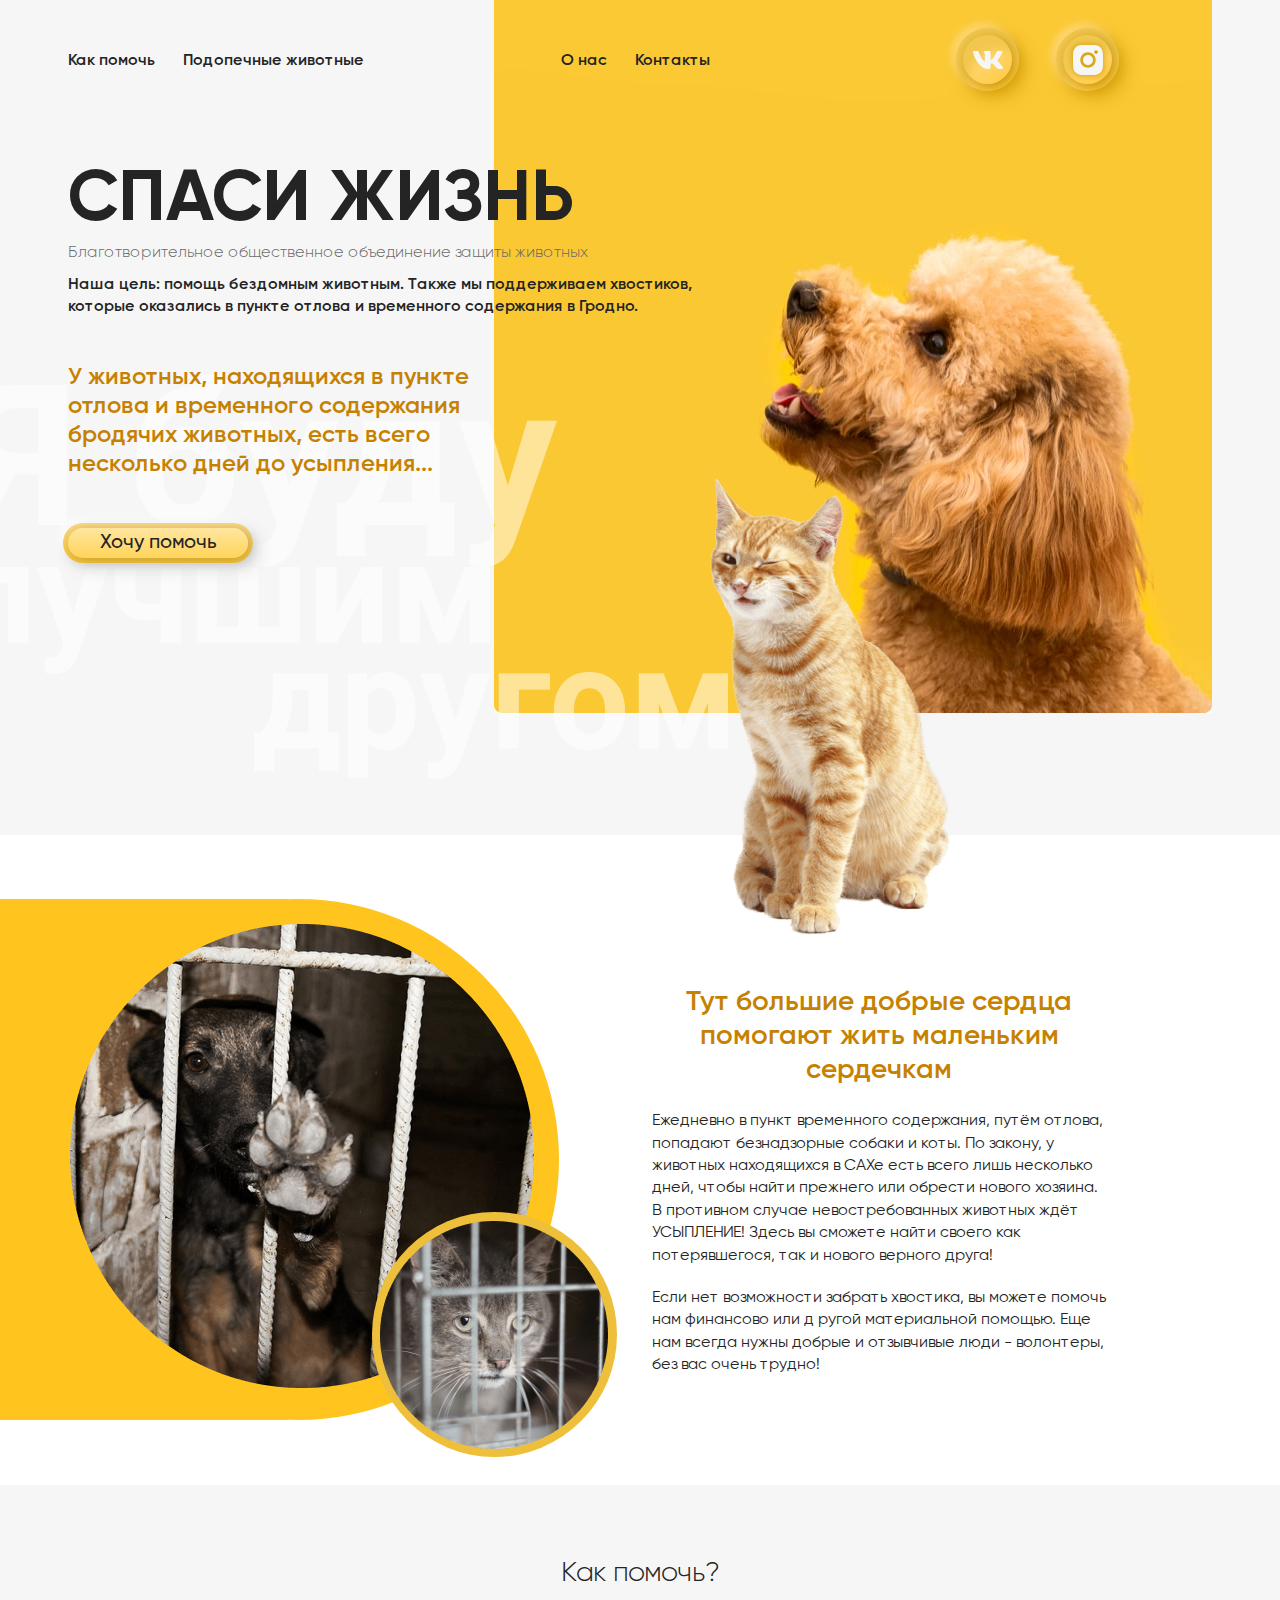
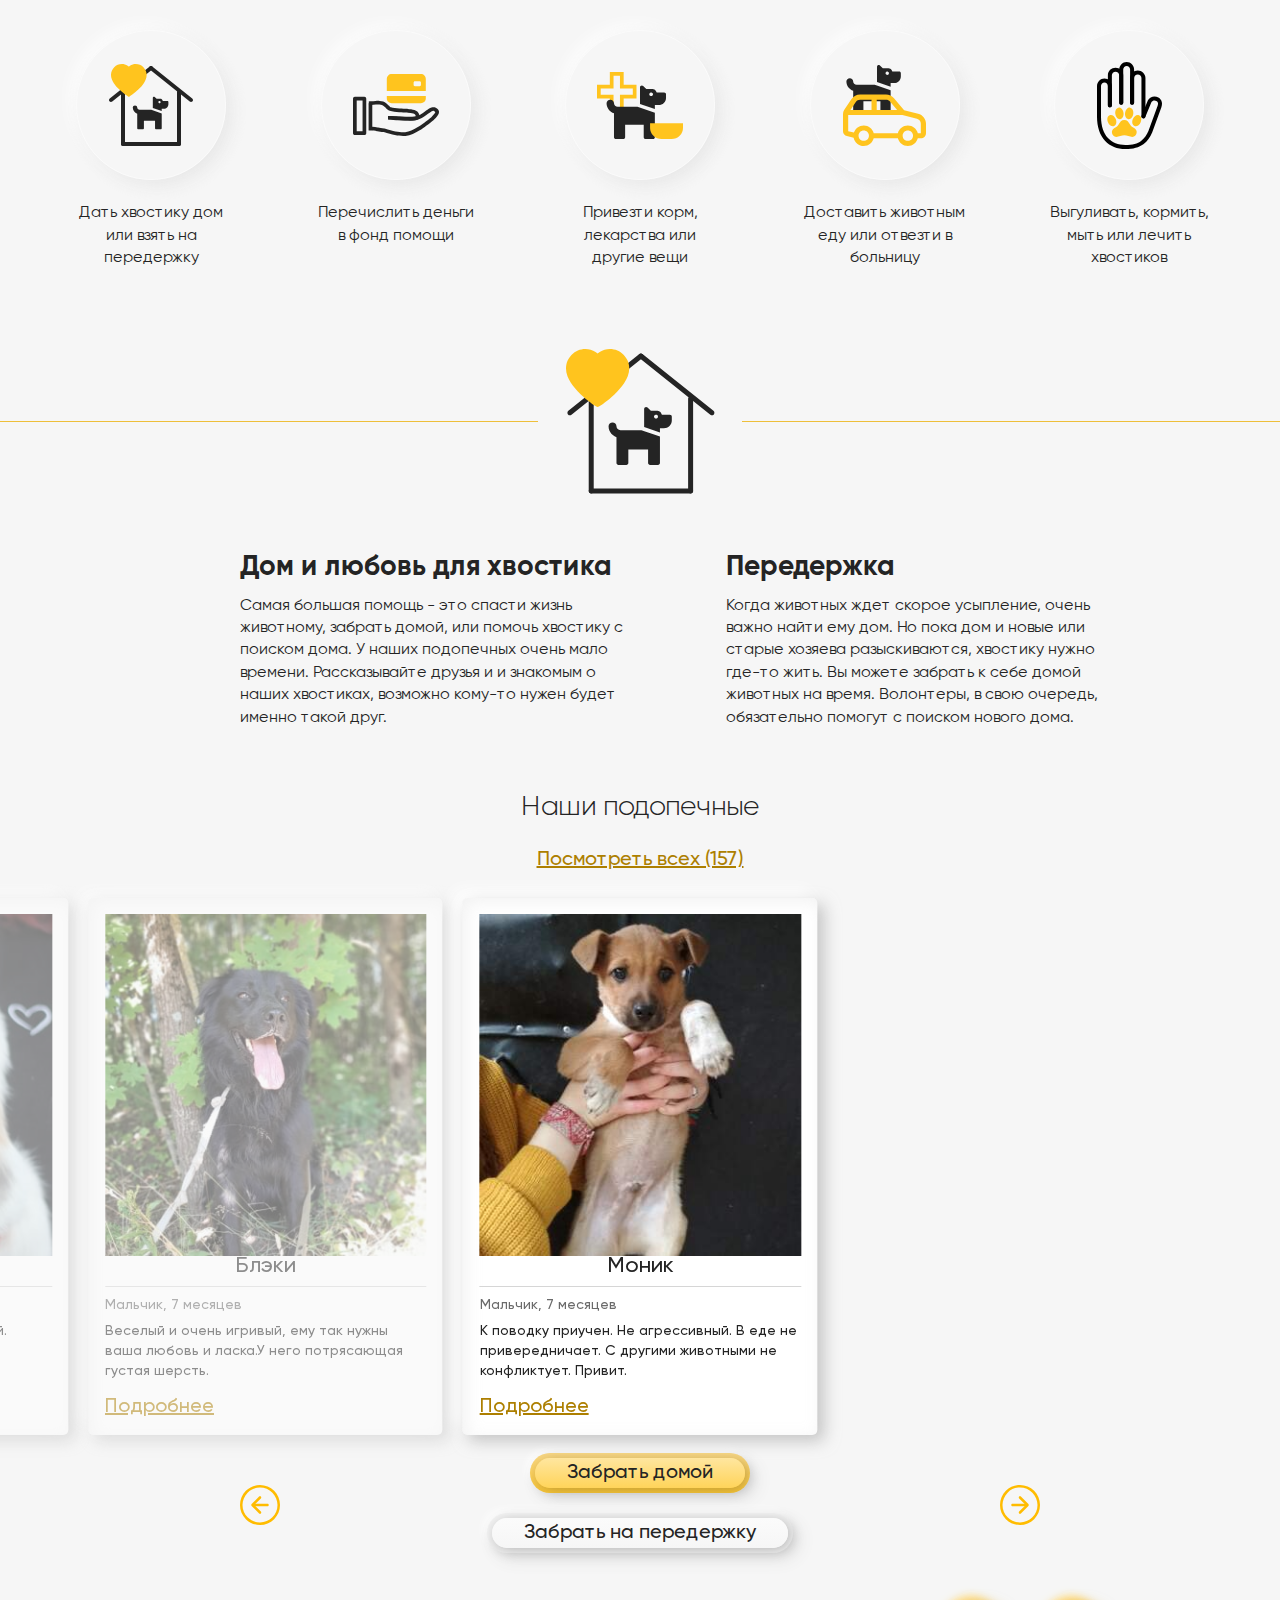
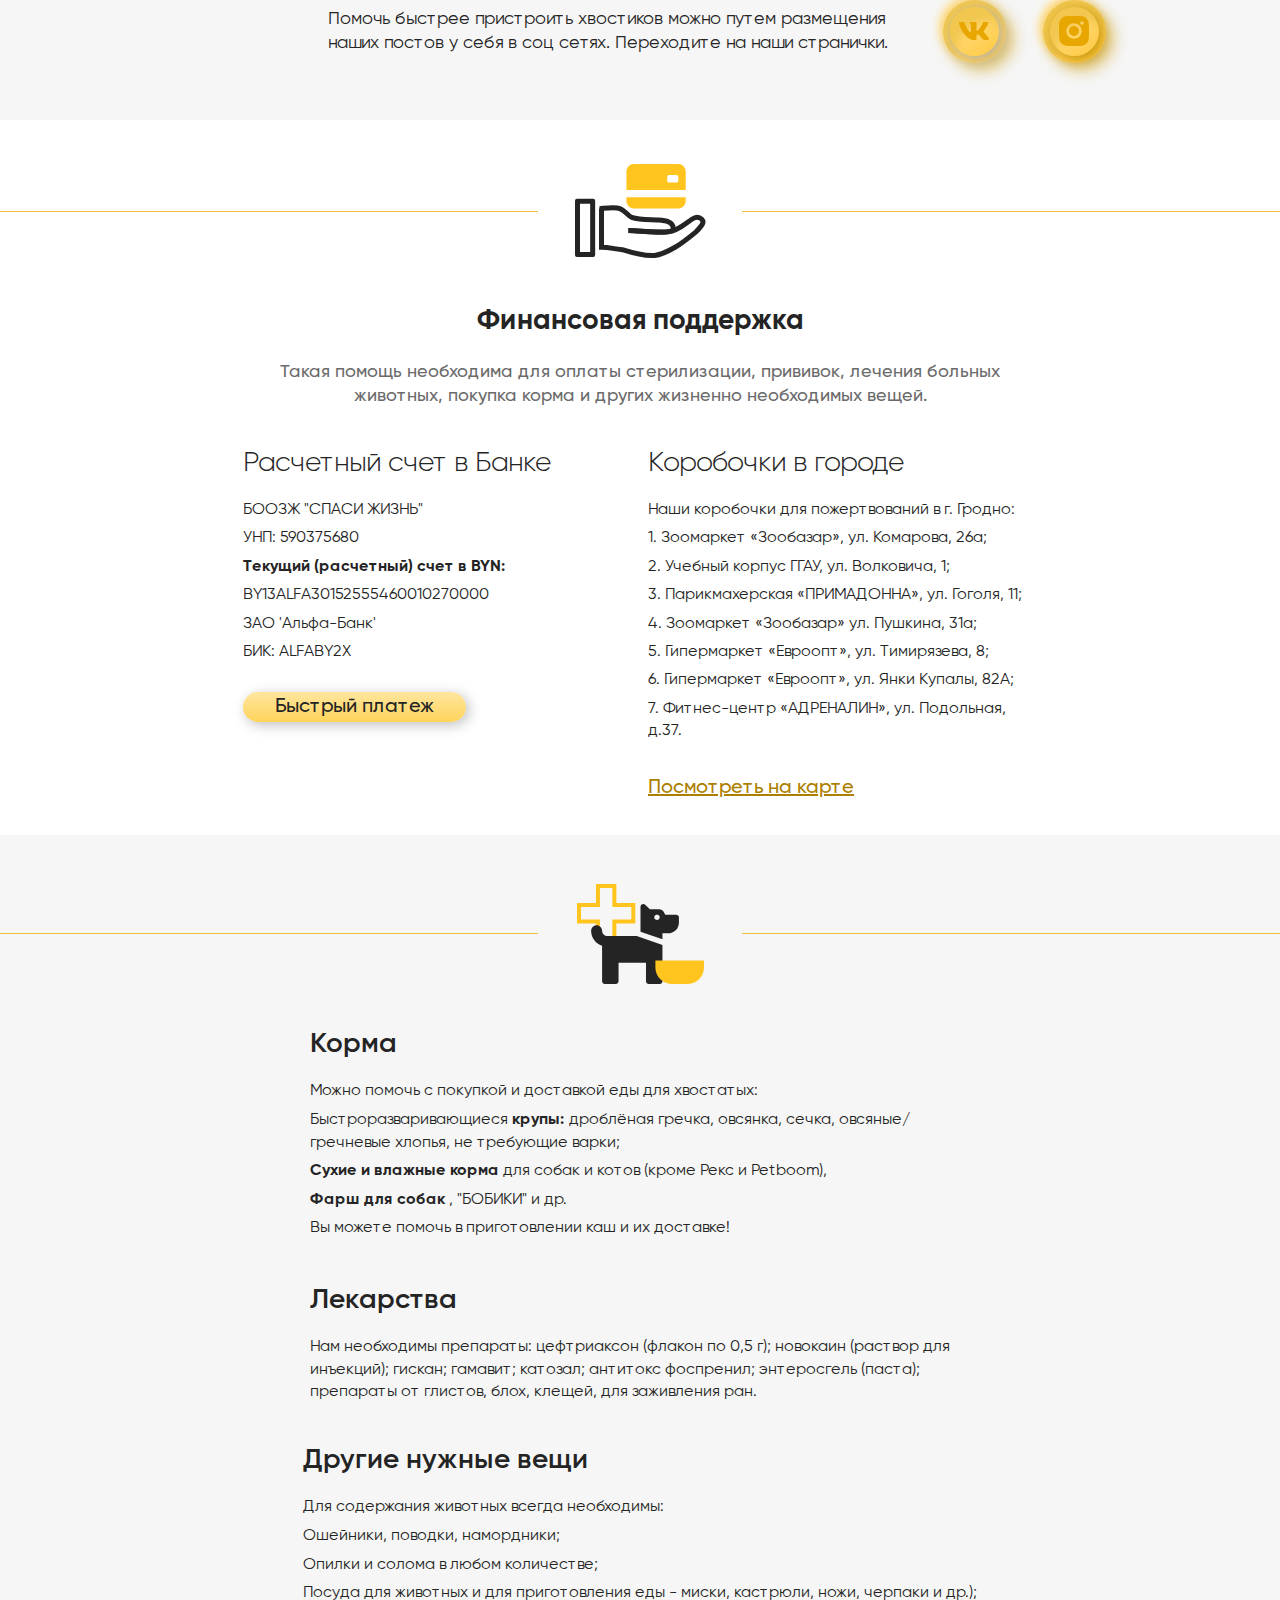
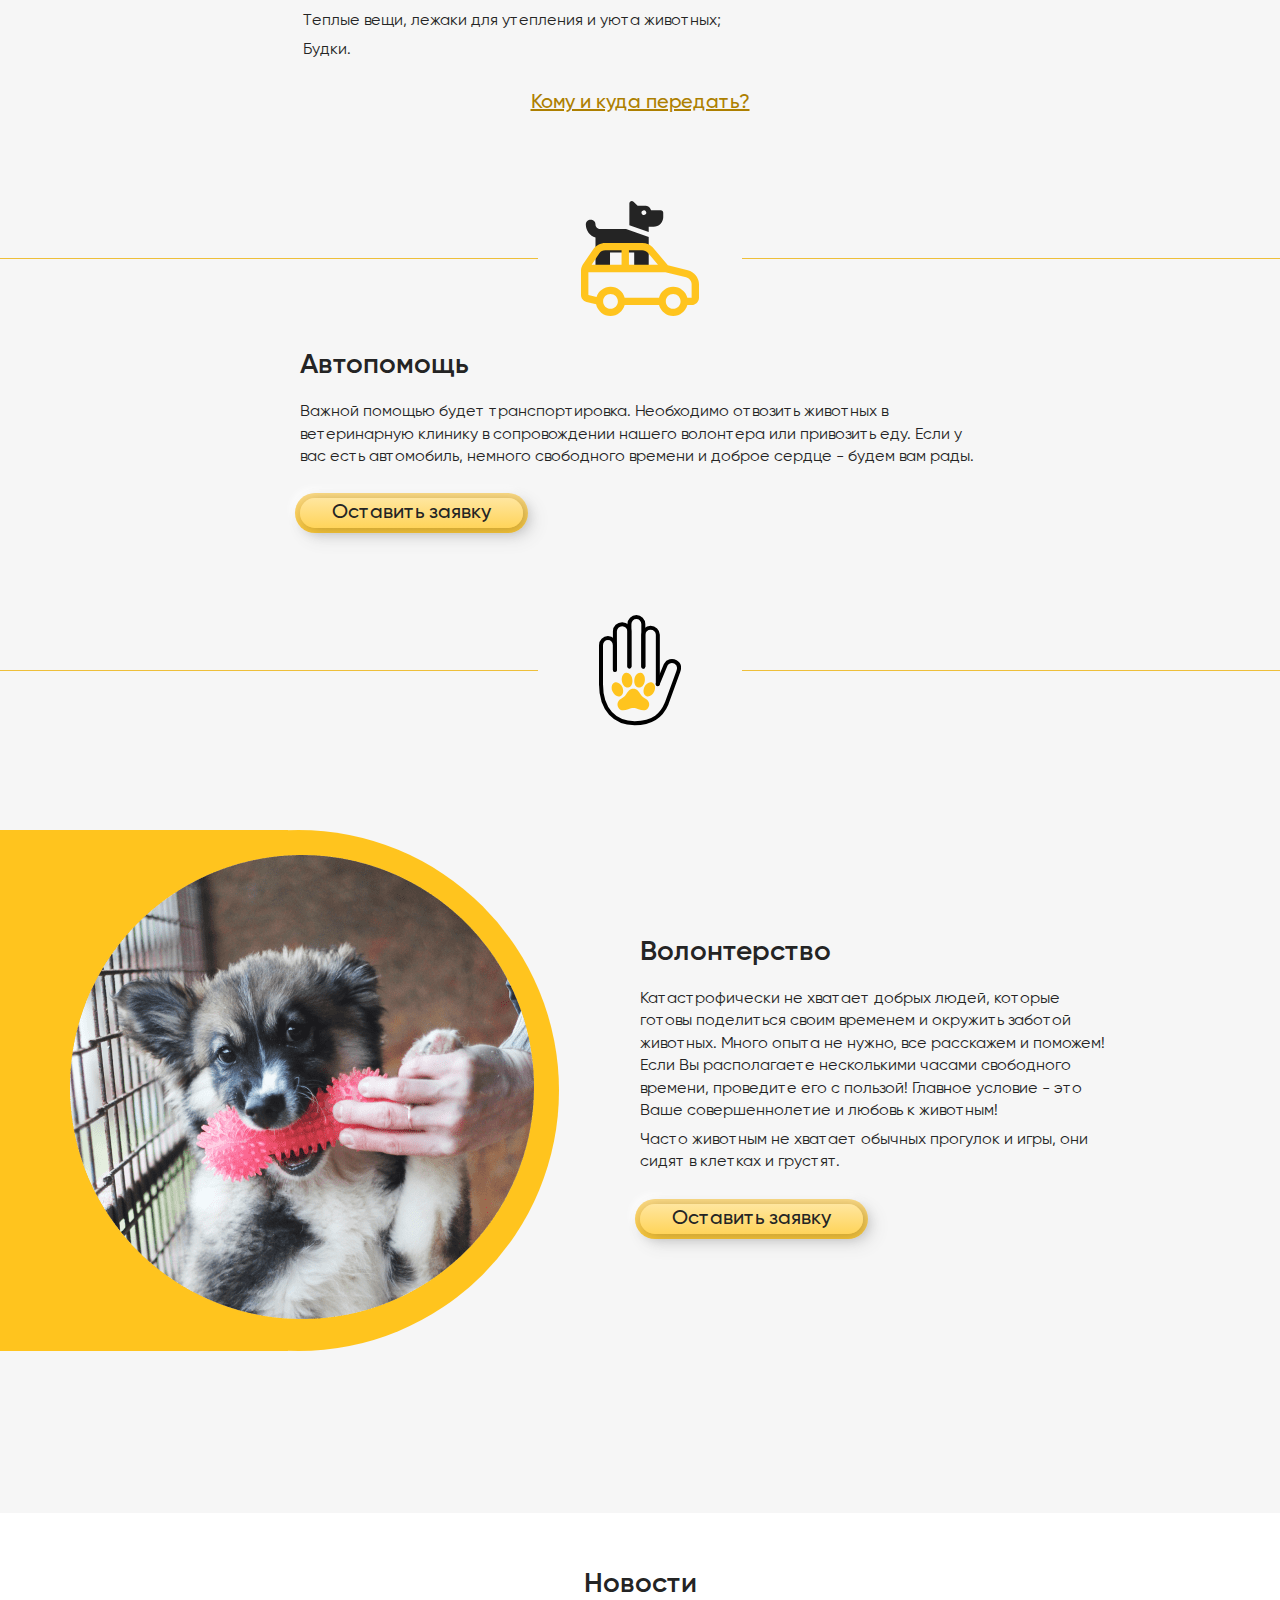
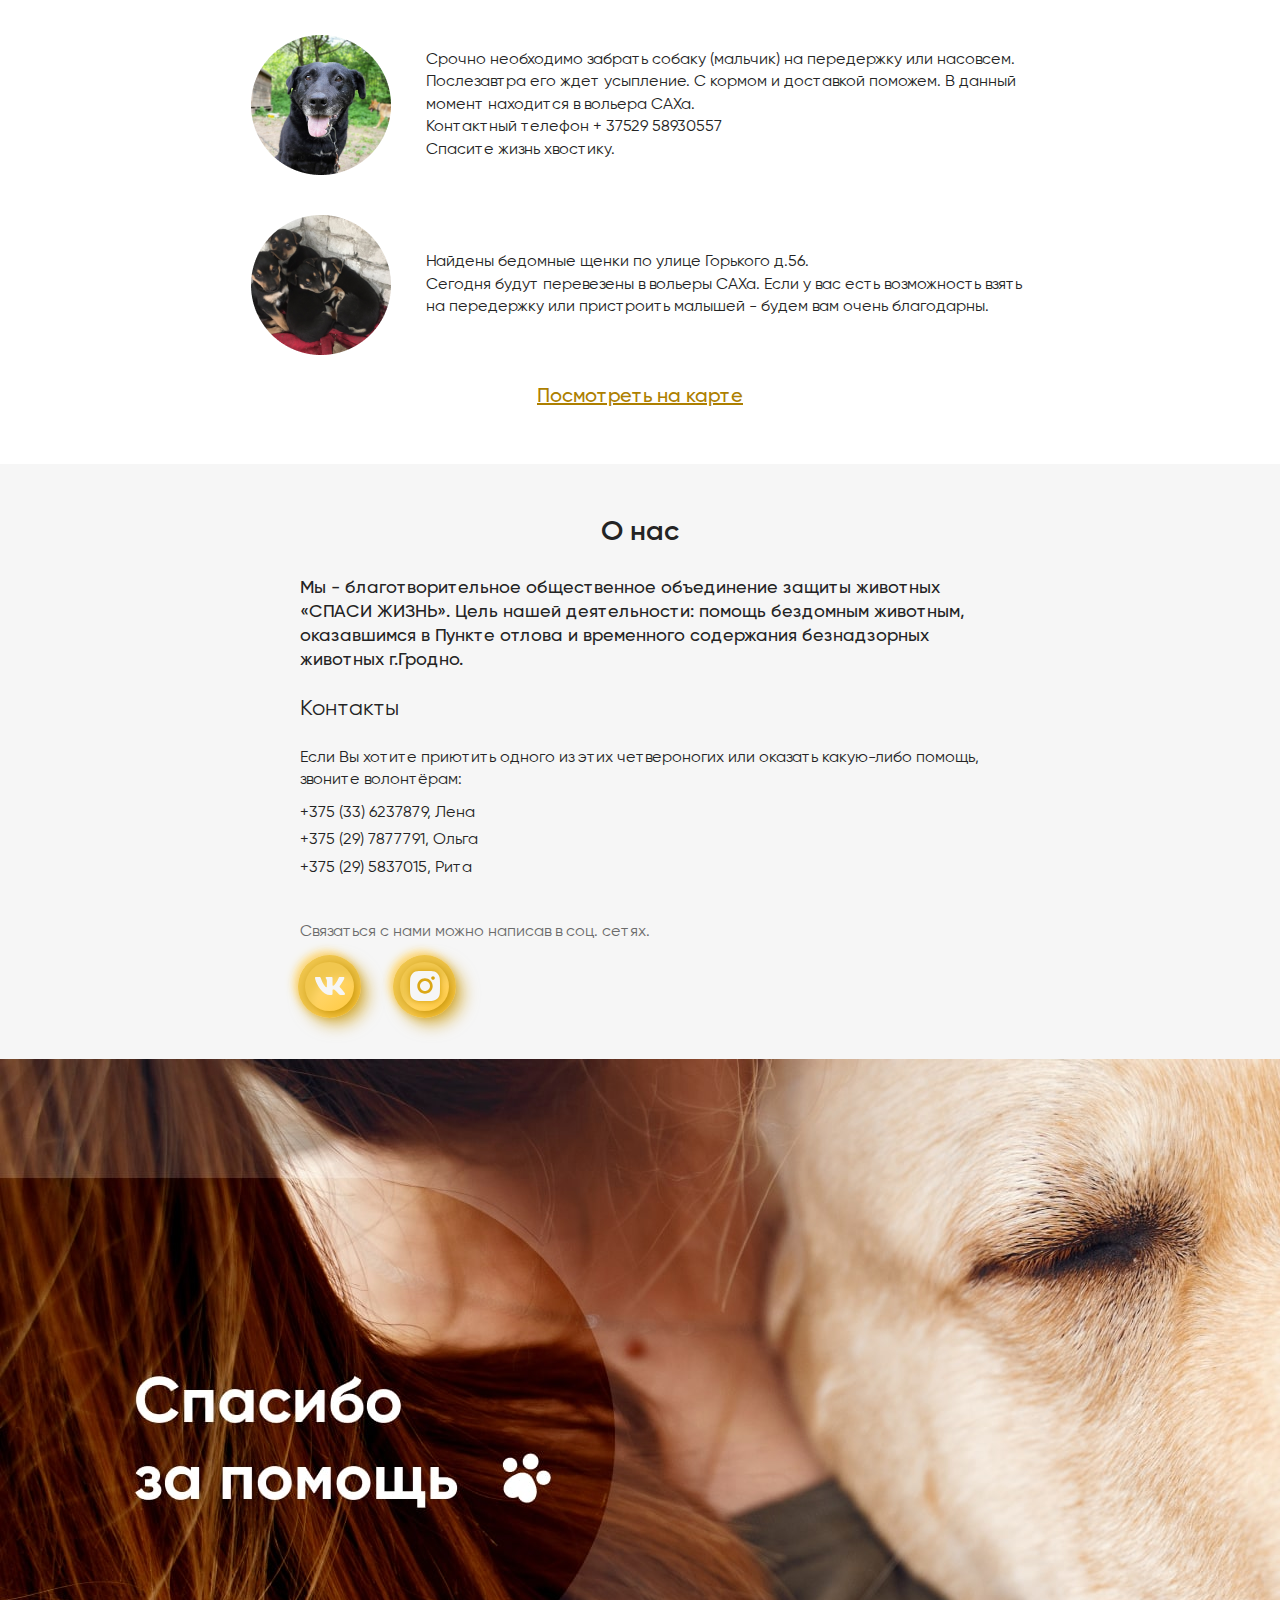
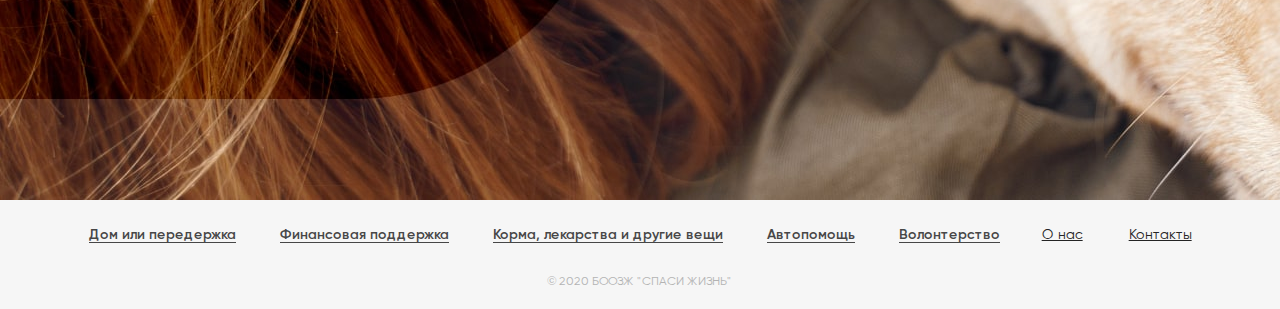
<file: index.html>
<!DOCTYPE html>
<html lang="ru">

<head>
    <meta charset="UTF-8">
    <meta name="viewport" content="width=device-width, initial-scale=1.0">
    <title>Charity</title>
    <link rel="stylesheet" href="./css/jquery.fancybox.min.css">
    <link rel="stylesheet" href="https://unpkg.com/swiper/swiper-bundle.min.css">
    <link rel="stylesheet" href="./css/normalize.css">
    <link rel="stylesheet" href="./css/style.css">
</head>

<body>

    <header class="header">
        <div class="background"></div>
        <div class="container header__container ">
            <div class="header__illbebest"></div>
            <a href="#menu" id="toggle" class="toggle-hidden"><span></span></a>
            
            <nav class="menu-list">

                <ul class="menu">
                    <li class="menu__item"> <a href="#how-to-help" class="menu__link">Как помочь</a> </li>
                    <li class="menu__item"> <a href="#our-animals" class="menu__link">Подопечные животные</a> </li>
                    <li class="menu__item"> <a href="#about" class="menu__link">О нас</a> </li>
                    <li class="menu__item"> <a href="#contacts" class="menu__link">Контакты</a> </li>
                </ul>
            </nav>

            <div class="header__social">
            <a href="#" class="icon icon--vk"> </a>
            <a href="#" class="icon icon--insta"> </a>
            </div>
        </div>

    </header>

    <main class="main">

        <section class="banner">
            <div class="container banner__container">
                <div class="save-life">
                    <h2 class="save-life__title">СПАСИ ЖИЗНЬ</h2>
                    <p class="save-life__text save-life__text--color">Благотворительное общественное объединение
                        защиты животных</p>
                    <p class="save-life__text save-life__text--size">Наша цель: помощь бездомным животным. Также мы
                        поддерживаем хвостиков, которые оказались в пункте отлова и временного содержания в Гродно.
                    </p>
                </div>
                <div class="save-life__text save-life__text--pos">
                    <p>У животных, находящихся в пункте отлова и
                        временного содержания бродячих животных, есть всего несколько дней до усыпления...</p>
                </div>
                
                <div class="button">
                    <a href="#how-to-help" class="btn save-life__btn">Хочу помочь</a>
                </div>
            </div>
        </section>




        <section class="info">
            <div class="container info__container">
                <div class="info__row">
                    <div class="info__img">
                        <div class="image-wrapper">
                            <div class="image-wrapper__circle"></div>
                            <div class="image-wrapper__circle--small"></div>
                        </div>
                    </div>
                    <div class="info__text-block">
                        <h3 class="info__title">Тут большие добрые сердца помогают жить маленьким сердечкам
                        </h3>
                        <p class="info__text text">Ежедневно в пункт временного содержания, путём отлова, попадают
                            безнадзорные собаки и коты. По закону, у животных находящихся в САХе есть всего лишь
                            несколько дней, чтобы найти прежнего или обрести нового хозяина. В противном случае
                            невостребованных животных ждёт УСЫПЛЕНИЕ! Здесь вы сможете найти своего как
                            потерявшегося, так и нового верного друга! </p>
                        <p class="info__text text">Если нет возможности забрать хвостика, вы можете помочь нам
                            финансово или д ругой материальной помощью. Еще нам всегда нужны добрые и отзывчивые люди
                            - волонтеры, без вас очень трудно!</p>
                    </div>
                </div>
            </div>
        </section>

        <section class="help">
            <div class="container help__container">

                <div id="how-to-help" class="help__title-main title-light">Как помочь?</div>

                <div class="help__gallery">

                    <div class="item-help">

                        <a href="#animal-home">
                            <div class="img-circle">
                                <img class="svg" src="./img/btn_home.svg" alt="dog">
                            </div>
                        </a>

                        <p class="item-help__text text">
                            Дать хвостику дом или взять на передержку
                        </p>
                    </div>

                    <div class="item-help">

                        <a href="#finance-help">
                            <div class="img-circle">
                                <img src="./img/btn_money.svg" alt="dog">
                            </div>
                        </a>

                        <p class="item-help__text text">
                            Перечислить деньги в фонд помощи
                        </p>
                    </div>
                    <div class="item-help">

                        <a href="#helph">
                            <div class="img-circle">
                                <img src="./img/btn_eat.svg" alt="dog">
                            </div>
                        </a>

                        <p class="item-help__text text">
                            Привезти корм, лекарства или другие вещи
                        </p>
                    </div>
                    <div class="item-help">

                        <a href="#auto-help">
                            <div class="img-circle">
                                <img src="./img/btn_autohelp.svg" alt="dog">
                            </div>
                        </a>

                        <p class="item-help__text text">
                            Доставить животным еду или отвезти в больницу
                        </p>
                    </div>
                    <div class="item-help">

                        <a href="#volunteering">
                            <div class="img-circle">
                                <img src="./img/btn_volanter.svg" alt="dog">
                            </div>
                        </a>

                        <p class="item-help__text text">
                            Выгуливать, кормить, мыть или лечить хвостиков
                        </p>
                    </div>
                </div>
        </section>

        <section class="home underline">
            <div class="container home__container">
                <div id="animal-home" class="help__info-img img-nav">
                    <img class="bg" src="./img/btn_home-big.svg" alt="dog">
                </div>
                <div class="help__home">
                    <div class="help__info">
                        <h3 class="help__title">
                            Дом и любовь для хвостика
                        </h3>
                        <p class="help__text text">
                            Самая большая помощь - это спасти жизнь животному, забрать домой, или помочь хвостику с
                            поиском
                            дома. У наших подопечных очень мало времени. Рассказывайте друзья и и знакомым о наших
                            хвостиках,
                            возможно кому-то нужен будет именно такой друг.
                        </p>
                    </div>
                    <div class="help__info">
                        <h3 class="help__title">
                            Передержка
                        </h3>
                        <p class="help__text text">
                            Когда животных ждет скорое усыпление, очень важно найти ему дом. Но пока дом и новые или
                            старые
                            хозяева разыскиваются, хвостику нужно где-то жить. Вы можете забрать к себе домой
                            животных на
                            время.
                            Волонтеры, в свою очередь, обязательно помогут с поиском нового дома.
                        </p>
                    </div>
                </div>
            </div>
        </section>

        <section class="animals">
            <div class="container animals__container">
                <div id="our-animals" class="animals__title title-light">Наши подопечные</div>

                <div class="animals__info"> <a class="link" href="./inner.html">Посмотреть всех (157) <span
                            class="animals__info--arrow"></span> </a></div>

                <!-- Slider main container -->
                <div class="swiper-container">
                    <!-- Additional required wrapper -->
                    <div class="swiper-wrapper animal-gallery">
                        <!-- Slides -->
                        <div class="swiper-slide card">
                            <!-- <li class="animal-gallery__item card"> -->
                            <img class="card__img" src="./img/monik.jpg" alt="monik">
                            <h4 class="card__title">Моник</h4>
                            <p class="card__subtitle">Мальчик, 7 месяцев</p>
                            <p class="card__text">К поводку приучен. Не агрессивный. В еде не привередничает. С другими
                                животными не конфликтует. Привит.</p>
                            <a class="card__link link" href="/">Подробнее</a>
                            <!-- </li> -->
                        </div>
                        <div class="swiper-slide card">
                            <!-- <li class="animal-gallery__item card"> -->
                            <img class="card__img" src="./img/samanta.jpg" alt="samanta">
                            <h4 class="card__title">Саманта</h4>
                            <p class="card__subtitle">Девочка, 1 год</p>
                            <p class="card__text">Очень ласковая мяукалка. Хочет домой.</p>
                            <a class="card__link link" href="/">Подробнее</a>
                            <!-- </li> -->
                        </div>
                        <div class="swiper-slide card">
                            <!-- <li class="animal-gallery__item card"> -->
                            <img class="card__img" src="./img/blacky.jpg" alt="blacky">
                            <h4 class="card__title">Блэки</h4>
                            <p class="card__subtitle">Мальчик, 7 месяцев</p>
                            <p class="card__text">Веселый и очень игривый, ему так нужны ваша любовь и ласка.У него
                                потрясающая густая шерсть.</p>
                            <a class="card__link link" href="/">Подробнее</a>
                            <!-- </li> -->
                        </div>

                    </div>

                    <div class="slider-buttons">
                        <div class="swiper-button-prev"></div>
                        <div class="animal-btns">
                            <div class="animal-btn-home">
                                <a data-fancybox data-src="#hidden-content" href="" class="btn">Забрать домой</a>
                            </div>

                            <form id="hidden-content" class="form" action="" style="display: none;">
                                <h3 class="form__title">Забрать домой</h3>
                                <p class="form__text">Оставьте информацию о себе. Мы позвоним вам и договоримся, когда
                                    вы сможете забрать себе питомца.</p>

                                <p><label class="form__label" for="name">Фамилия и имя</label></p>
                                <p><input class="form__name" id="name" type="text"
                                        placeholder="Введите ваше имя и фамилию"></p>

                                <p><label class="form__label" for="number">Номер телефона (только белорусский <span
                                            class="belnum">номер</span>)</label></p>
                                <p><input class="form__input" id="number" type="text"
                                        placeholder="Введите ваш номер телефона"></p>
                                <p class="necessary">Обязательное поле для заполнения</p>

                                <p><label class="form__label" for="notice">Замечания</label></p>
                                <textarea class="form__notice" name="" id="notice" cols="10" rows="2"
                                    placeholder="Введите информацию, которая будет полезна нам"></textarea>

                                <p>Если у вас есть вопросы, можете позвонить нам:</p>
                                <p>+375 (33) 6237879 Лена</p>
                                <p>+375 (29) 7877791 Ольга</p>
                                <p class="form__call"> +375 (29) 5837015 Рита</p>

                                <button class="form-btn form__buton--yellow">Отправить</button>
                                <button class="form-btn form__buton--white">Отмена</button>

                            </form>

                            <div class="animal-btn-overexposure">
                                <a data-fancybox data-src="#hidden-content1" href="" class="btn btn--secondary">Забрать
                                    на передержку</a>
                            </div>

                            <form id="hidden-content1" class="form" action="" style="display: none;">
                                <h3 class="form__title">Забрать на передержку</h3>
                                <p class="form__text">Оставьте информацию о себе. Мы позвоним вам и договоримся, когда
                                    вы сможете забрать себе питомца на передержку.</p>

                                <p><label class="form__label" for="name">Фамилия и имя</label></p>
                                <p><input class="form__name" id="name" type="text"
                                        placeholder="Введите ваше имя и фамилию"></p>

                                <p><label class="form__label" for="number">Номер телефона (только белорусский <span
                                            class="belnum">номер</span>)</label></p>
                                <p><input class="form__input" id="number" type="text"
                                        placeholder="Введите ваш номер телефона"></p>
                                <p class="necessary">Обязательное поле для заполнения</p>

                                <p><label class="form__label" for="notice">Замечания</label></p>
                                <textarea class="form__notice" name="" id="notice" cols="10" rows="2"
                                    placeholder="Опишите, на какой срок вы смогли бы взять питомца на передержку"></textarea>

                                <p>Если у вас есть вопросы, можете позвонить нам:</p>
                                <p>+375 (33) 6237879 Лена</p>
                                <p>+375 (29) 7877791 Ольга</p>
                                <p class="form__call"> +375 (29) 5837015 Рита</p>

                                <p class="form__volun">Наши волонтеры будут активно искать будущий дом хвостику, пока вы
                                    помогаете нам с передержкой.</p>
                                <p class="form__tnx"> Спасибо за помощь!</p>

                                <button class="form-btn form__buton--yellow">Отправить</button>
                                <button class="form-btn form__buton--white">Отмена</button>

                            </form>


                        </div>
                        <div class="swiper-button-next"></div>
                    </div>
                </div>

                <div class="animlas__more-info">
                    <p class="more-info__text">
                        Помочь быстрее пристроить хвостиков можно путем размещения наших постов у себя в соц сетях.
                        Переходите на наши странички.
                    </p>

                    <div class="more-info__social social-btns">
                        <a href="#" class="icon icon--vk"> </a>
                        <a href="#" class="icon icon--insta"> </a>
                    </div>
                </div>
            </div>

        </section>

        <section class="financial-help underline">

            <div class="container financial-help__container">
                <div id="finance-help" class="finance__info-img img-nav">
                    <img class="bg" src="./img/btn_money-big.svg" alt="dog">
                </div>

                <div class="financial-help__outer">
                    <h3 class="financial-help__title">
                        Финансовая поддержка
                    </h3>
                    <p class="financial-help__text">
                        Такая помощь необходима для оплаты стерилизации, прививок, лечения больных животных, покупка
                        корма и других жизненно необходимых вещей.
                    </p>
                </div>

                <div class="financial-donate">
                    <div class="financial-donate__bill">
                        <h3 class="bill-count finance-title">
                            Расчетный счет в Банке
                        </h3>
                        <div class="bill-data">
                            <p> БООЗЖ "СПАСИ ЖИЗНЬ"</p>
                            <p>УНП: 590375680</p>
                            <p> <strong>Текущий (расчетный) счет в BYN: </strong> </p>
                            <p> BY13ALFA30152555460010270000 </p>
                            <p>ЗАО 'Альфа-Банк'</p>
                            <p>БИК: ALFABY2X</p>
                        </div>
                        <div class="finance__button">
                            <a href="https://express-pay.by/" class="btn save-life__btn">Быстрый платеж</a>
                        </div>
                    </div>
                    <div class="financial-donate__donation">
                        <h3 class="donat-title finance-title">
                            Коробочки в городе
                        </h3>
                        <div class="donat-info">
                            <p class="donta-info__subtitle">Наши коробочки для пожертвований в г. Гродно:</p>
                            <ul class="donat-info__list">
                                <li>1. Зоомаркет «Зообазар», ул. Комарова, 26а;</li>
                                <li>2. Учебный корпус ГГАУ, ул. Волковича, 1;</li>
                                <li>3. Парикмахерская «ПРИМАДОННА», ул. Гоголя, 11;</li>
                                <li>4. Зоомаркет «Зообазар» ул. Пушкина, 31а;</li>
                                <li>5. Гипермаркет «Евроопт», ул. Тимирязева, 8;</li>
                                <li>6. Гипермаркет «Евроопт», ул. Янки Купалы, 82А;</li>
                                <li>7. Фитнес-центр «АДРЕНАЛИН», ул. Подольная, д.37.</li>
                            </ul>
                            <a class="card__link link" href="/">Посмотреть на карте </a>
                        </div>
                    </div>
                </div>

            </div>

        </section>

        <section class="helph underline">
            <div class="container helph__container">
                <div id="helph" class="helph__info-img img-nav">
                    <img class="bg" src="./img/btn_eat-big.svg" alt="dog">
                </div>

                <div class="help-container">
                    <div class="helph__info helph-container-top">
                        <h3 class="helph__title">
                            Корма
                        </h3>
                        <div class="helph__text">
                            <p> Можно помочь с покупкой и доставкой еды для хвостатых:</p>
                            <ul class='helph-list'>
                                <li>Быстроразваривающиеся <strong>крупы:</strong> дроблёная гречка, овсянка, сечка,
                                    овсяные/гречневые хлопья, не требующие варки;</li>
                                <li> <strong>Сухие и влажные корма</strong> для собак и котов (кроме Рекс и
                                    Petboom),</li>
                                <li> <strong>Фарш для собак</strong> , "БОБИКИ" и др.</li>
                            </ul>
                            <p class="helph__text--color">Вы можете помочь в приготовлении каш и их доставке!</p>
                        </div>
                    </div>

                    <div class="helph__info helph-container-top">
                        <h3 class="helph__title">
                            Лекарства
                        </h3>
                        <p class="helph__text">
                            Нам необходимы препараты: цефтриаксон (флакон по 0,5 г); новокаин (раствор для
                            инъекций); гискан; гамавит; катозал; антитокс фоспренил; энтеросгель (паста); препараты
                            от глистов, блох, клещей, для заживления ран.
                        </p>
                    </div>

                    <div class="helph__info helph-container-bot">
                        <h3 class="helph__title">
                            Другие нужные вещи
                        </h3>
                        <div class="helph__text">
                            <p>Для содержания животных всегда необходимы:</p>
                            <ul class="helph-list">
                                <li>Ошейники, поводки, намордники;</li>
                                <li>Опилки и солома в любом количестве;</li>
                                <li>Посуда для животных и для приготовления еды - миски, кастрюли, ножи, черпаки и
                                    др.);</li>
                                <li>Теплые вещи, лежаки для утепления и уюта животных;</li>
                                <li>Будки.</li>
                            </ul>
                        </div>
                    </div>
                    <div class="helph__info-link">
                        <a data-fancybox data-src="#hidden-content3" class="link" href="">Кому и куда передать?</a>
                    </div>

                    <form id="hidden-content3" class="form" action="" style="display: none;">
                        <h3 class="form__title">Кому и куда передать?</h3>
                        <p class="form__helph">Чтобы передать купленные вещи, свяжитесь с нашими волонтерами. Вы сможете
                            договориться о времени и месте встречи.
                            Если доставить сами не сможете - волонтеры вам помогут в доставке.</p>

                        <p> <strong>+375 (33) 6237879</strong> Лена</p>
                        <p> <strong>+375 (29) 7877791</strong> Ольга</p>
                        <p> <strong>+375 (29) 5837015</strong> Рита</p>

                    </form>

                </div>
            </div>
        </section>

        <section class="auto-help underline">
            <div class="container auto-help__container">
                <div id="auto-help" class="auto-help__info-img img-nav">
                    <img class="bg" src="./img/btn_autohelp-big.svg" alt="dog">
                </div>

                <div class="auto-help-container">
                    <div class="auto-help__info">
                        <h3 class="auto__title">
                            Автопомощь
                        </h3>
                        <p class="auto__text">
                            Важной помощью будет транспортировка. Необходимо отвозить животных в ветеринарную
                            клинику в сопровождении нашего волонтера или привозить еду. Если у вас есть автомобиль,
                            немного свободного времени и доброе сердце - будем вам рады.
                        </p>
                    </div>
                    <div class="auto-help__button">
                        <a data-fancybox data-src="#hidden-content4" href="" class="btn save-life__btn">Оставить
                            заявку</a>
                    </div>

                    <form id="hidden-content4" class="form" action="" style="display: none;">
                        <h3 class="form__title">Автопомощь</h3>
                        <h4 class="form__subtitle">Заявка</h4>
                        <p class="form__text">Отправьте нам заявку о том, что готовы помочь. Когда нам будет необходима
                            помощь в транспортировке, мы позвоним вам.</p>

                        <p><label class="form__label" for="name">Фамилия и имя</label></p>
                        <p><input class="form__name" id="name" type="text" placeholder="Введите ваше имя и фамилию"></p>

                        <p><label class="form__label" for="number">Номер телефона (только белорусский <span
                                    class="belnum">номер</span>)</label></p>
                        <p><input class="form__input" id="number" type="text" placeholder="Введите ваш номер телефона">
                        </p>
                        <p class="necessary">Обязательное поле для заполнения</p>

                        <p><label class="form__label" for="notice">Замечания</label></p>
                        <textarea class="form__notice" name="" id="notice" cols="10" rows="2"
                            placeholder="Опишите, на какой срок вы смогли бы взять питомца на передержку"></textarea>

                        <button class="form-btn form__buton--yellow">Отправить</button>
                        <button class="form-btn form__buton--white">Отмена</button>

                    </form>

                </div>
            </div>
        </section>

        <section class="volunteering underline">
            <div class="container volunteering__container">

                <div id="volunteering" class="volunteering__info-img img-nav">
                    <img class="bg" src="./img/btn_volanter-big.svg" alt="dog">
                </div>


                <div class="volun-inner volunteering__pos">
                    <div class="volun-image">
                        <div class="image-wrapper-volun">
                            <div class="image-wrapper__circle-volun"></div>
                        </div>
                    </div>
                    <div class="volun-container">
                        <div class="volun__info">
                            <h3 class="volun__title">Волонтерство</h3>
                            <p class="volun__text">
                                Катастрофически не хватает добрых людей, которые готовы поделиться своим временем и
                                окружить заботой животных. Много опыта не нужно, все расскажем и поможем! Если Вы
                                располагаете несколькими часами свободного времени, проведите его с пользой! Главное
                                условие - это Ваше совершеннолетие и любовь к животным!
                            </p>
                            <p class="volun__text">Часто животным не хватает обычных прогулок и игры, они сидят в
                                клетках и грустят.</p>

                        </div>
                        <div class="volun__button">
                            <a data-fancybox data-src="#hidden-content5" href="" class="btn save-life__btn">Оставить
                                заявку</a>
                        </div>

                        <form id="hidden-content5" class="form" action="" style="display: none;">
                            <h3 class="form__title">Волонтерство</h3>
                            <h4 class="form__subtitle">Заявка</h4>
                            <p class="form__text">Отправьте нам заявку о том, что готовы помочь. Когда нам будет
                                необходима помощь в транспортировке, мы позвоним вам.</p>

                            <p><label class="form__label" for="name">Фамилия и имя</label></p>
                            <p><input class="form__name" id="name" type="text" placeholder="Введите ваше имя и фамилию">
                            </p>

                            <p><label class="form__label" for="number">Номер телефона (только белорусский <span
                                        class="belnum">номер</span>)</label></p>
                            <p><input class="form__input" id="number" type="text"
                                    placeholder="Введите ваш номер телефона"></p>
                            <p class="necessary">Обязательное поле для заполнения</p>


                            <p><label class="form__label" for="notice">Замечания</label></p>
                            <textarea class="form__notice" name="" id="notice" cols="10" rows="2"
                                placeholder="Опишите, на какой срок вы смогли бы взять питомца на передержку"></textarea>

                            <button class="form-btn form__buton--yellow">Отправить</button>
                            <button class="form-btn form__buton--white">Отмена</button>

                        </form>

                    </div>
                </div>
        </section>

        </div>
        </div>
        </div>
        </section>

        <section class="news-info">
            <div class="container">
                <div class="news news-info__position">
                    <h3 class="news__title">Новости</h3>
                </div>
                <div class="news-content news-info__position">
                    <div class="news-content__img">
                        <img class="news-img" src="./img/dog_news.png" alt="dog">
                    </div>
                    <div class="news-content__text">
                        <p>Срочно необходимо забрать собаку (мальчик) на передержку или насовсем. Послезавтра его ждет
                            усыпление. С кормом и доставкой поможем. В данный момент находится в вольера САХа.</p>
                        <p>Контактный телефон + 37529 58930557</p>
                        <p>Спасите жизнь хвостику.</p>
                    </div>
                </div>

                <div class="news-content">
                    <div class="news-content__img">
                        <img class="news-img" src="./img/dogs_news.png" alt="dog">
                    </div>
                    <div class="news-content__text">
                        <p>Найдены бедомные щенки по улице Горького д.56.</p>
                        <p>Сегодня будут перевезены в вольеры САХа. Если у вас есть возможность взять на передержку или
                            пристроить малышей - будем вам очень благодарны.</p>
                    </div>
                </div>
                <div class="news-content">
                    <div class="news-info-link"> <a class="card__link link" href="/">Посмотреть на карте</a></div>
                </div>
            </div>
        </section>

        <section id="about" class="about">
            <div class="container about__container">

                <div class="about-container">
                    <div class="about-us">
                        <h3 class="about-us__title">О нас</h3>
                        <p class="about-us__text">
                            Мы - благотворительное общественное объединение защиты животных «СПАСИ ЖИЗНЬ». Цель нашей
                            деятельности: помощь бездомным животным, оказавшимся в Пункте отлова и временного содержания
                            безнадзорных животных г.Гродно.</p>
                    </div>
                    <div id="contacts" class="about-contacts">
                        <h4 class="about-contacts__title">Контакты</h4>
                        <p class="about-contacts__subtitle">Если Вы хотите приютить одного из этих четвероногих или
                            оказать какую-либо помощь, звоните волонтёрам:</p>

                        <ul class="about-contacts__menu">
                            <li class="about-contacts__text">+375 (33) 6237879, Лена</li>
                            <li class="about-contacts__text">+375 (29) 7877791, Ольга</li>
                            <li class="about-contacts__text">+375 (29) 5837015, Рита</li>
                        </ul>
                    </div>
                    <div class="about-social">
                        <p class="about-social__title">Связаться с нами можно написав в соц. сетях.</p>
                        <div class="about-social-menu menu__items social-btns">
                            <a href="#" class="icon icon--vk"> </a>
                            <a href="#" class="icon icon--insta"> </a>
                        </div>
                    </div>
                </div>

            </div>
        </section>

        <section>
            <div class="thanks">

            </div>
        </section>

    </main>

    <footer class="footer">
        <div class="container">
            <div class="footer-inner">
                <div class="menu-footer">
                    <a class="menu-footer__link" href="#animal-home">Дом или передержка</a>

                    <a class="menu-footer__link" href="#finance-help">Финансовая поддержка</a>

                    <a class="menu-footer__link" href="#helph">Корма, лекарства и другие вещи</a>

                    <a class="menu-footer__link" href="#auto-help">Автопомощь</a>

                    <a class="menu-footer__link" href="#volunteering">Волонтерство</a>
                </div>
                <div class="footer__about-us">
                    <a class="menu-footer__link2" href="#about">О нас</a>
                    <a class="menu-footer__link2" href="#contacts">Контакты</a>
                </div>
                <div class="copyright">
                    <p>© 2020 БООЗЖ "СПАСИ ЖИЗНЬ"</p>
                </div>
            </div>

        </div>
    </footer>


    <script src="https://code.jquery.com/jquery-3.5.1.min.js"
        integrity="sha256-9/aliU8dGd2tb6OSsuzixeV4y/faTqgFtohetphbbj0=" crossorigin="anonymous"></script>
    <script src="./js/jquery.fancybox.min.js"></script>
    <script src="https://unpkg.com/swiper/swiper-bundle.min.js"></script>
    <script src="./js/script.js"></script>
</body>

</html>
</file>
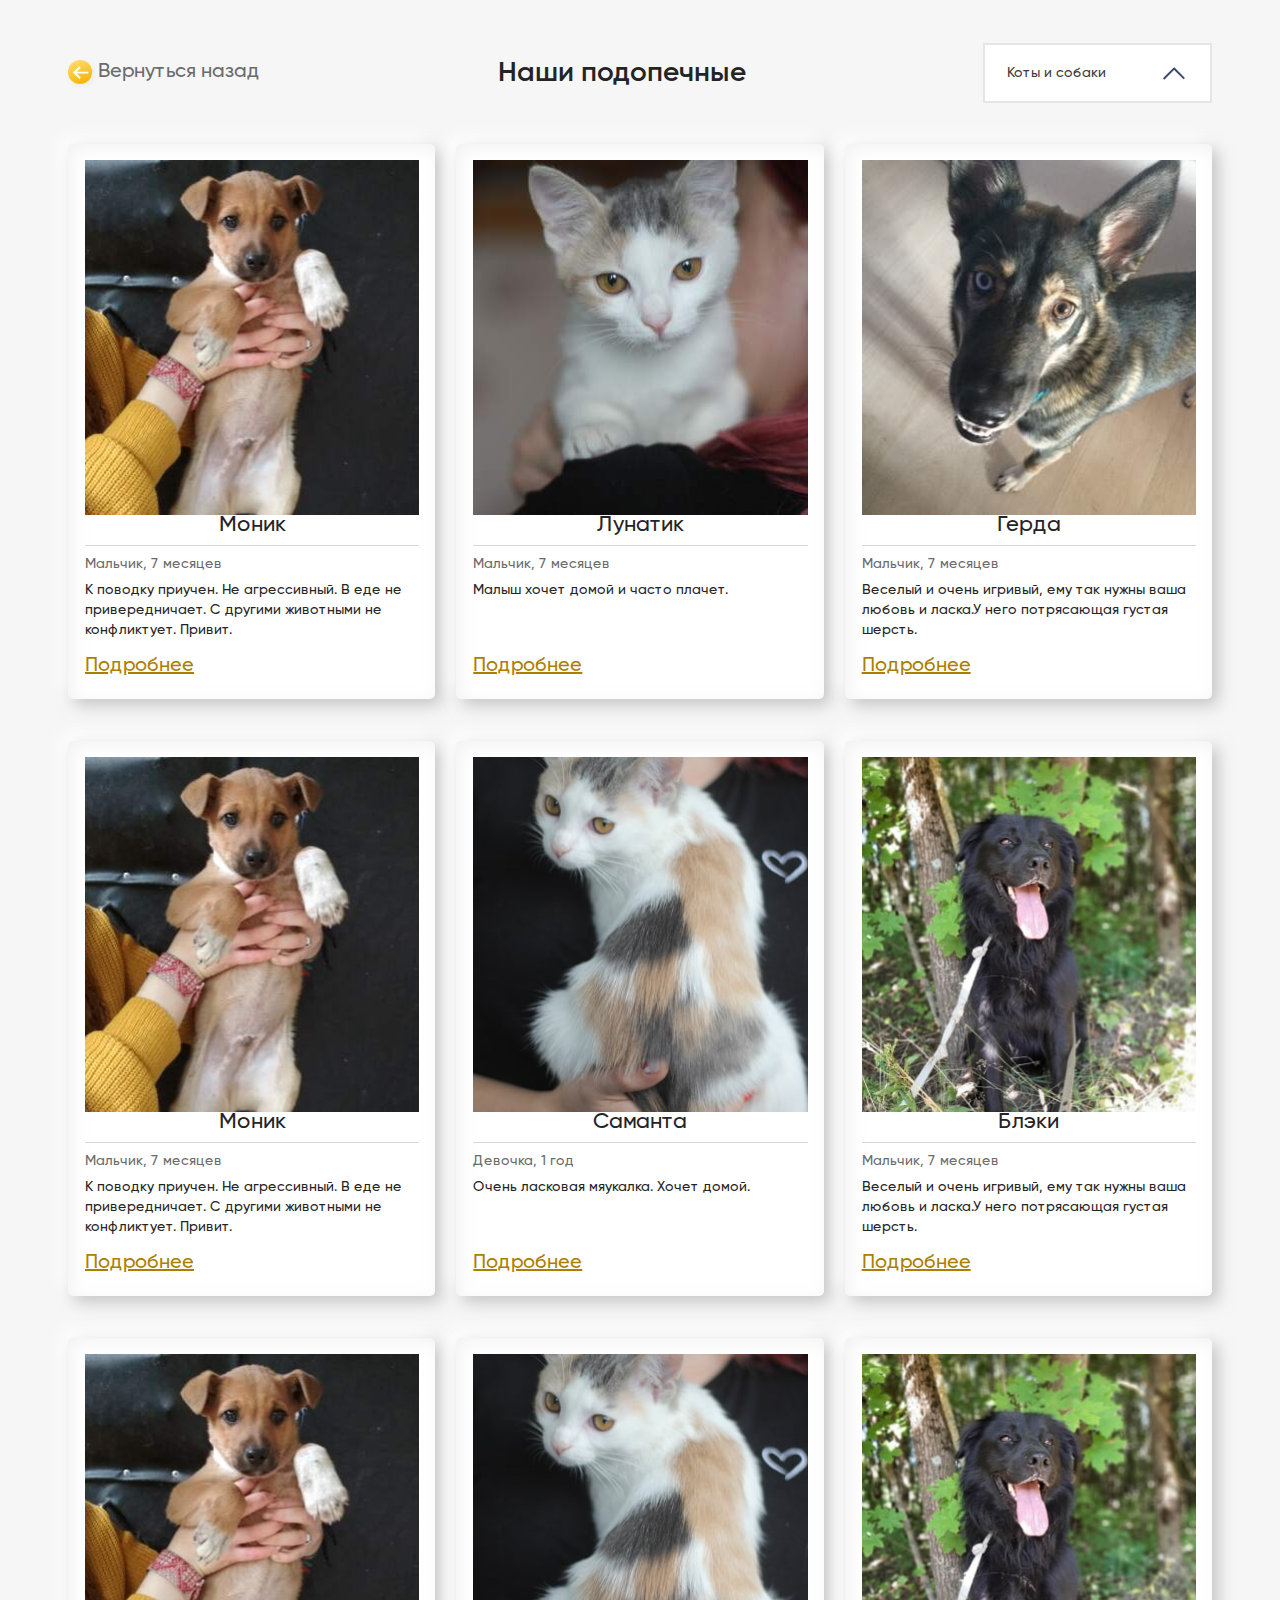
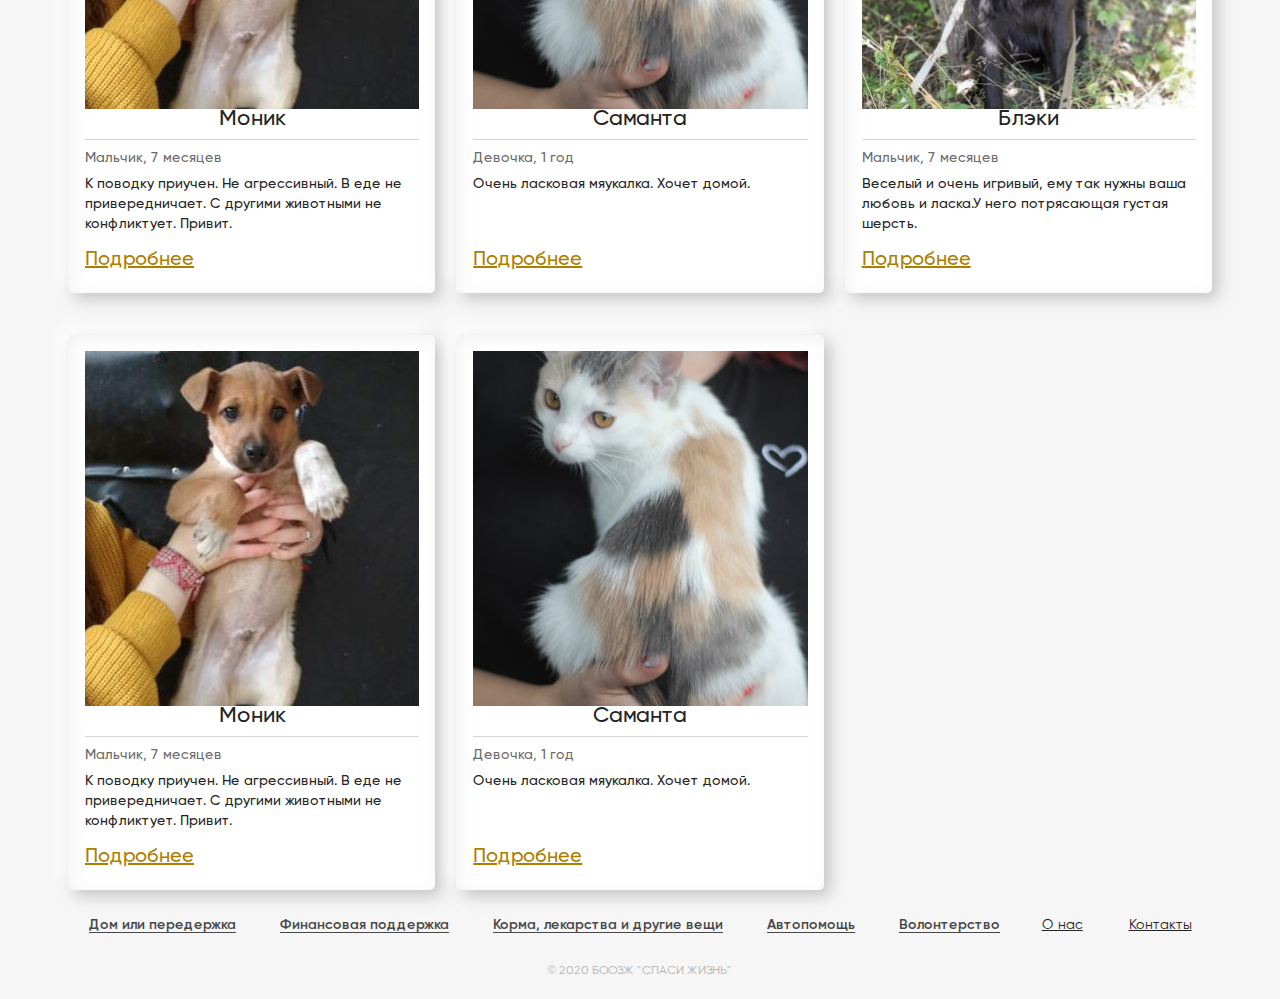
<file: inner.html>
<!DOCTYPE html>
<html lang="ru">
<head>
  <meta charset="UTF-8">
  <meta name="viewport" content="width=device-width, initial-scale=1.0">
  <title>Наши подопечные</title>
  
  <link rel="stylesheet" href="./css/style.css">
</head>
<body id="other-animals">
  
  <section class="header-back">
    <div class="container">
      <div class="back">

          <div class="back__arrow">
            <a class="back__link" href="./index.html">Вернуться назад</a>
          </div>
        <div class="back__title">
          <h3 class="back__title">Наши подопечные</h3>
        </div>
      
      <div class="custom-select-wrapper">
       
        <div class="custom-select">
          
            <div class="custom-select__trigger"><span>Коты и собаки</span>
                <div class="arrow"></div>
            </div>
            <div class="custom-options">
                <span class="custom-option selected" data-value="cats&dogs" onclick="filterSelection('all')">Коты и собаки</span>
                <span class="custom-option" data-value="cats" onclick="filterSelection('cats')">Только коты</span>
                <span class="custom-option" data-value="dogs" onclick="filterSelection('dogs')">Только собаки</span>
            </div>
        </div>
      </div>



      </div>
      
      </div>
    </section>

    <section class="gdogsery-inner">
      <div class="container">
        <div class="inner-gallery">
      
          <div class="card filterDiv dogs">
            <img class="card__img" src="./img/monik.jpg" alt="monik">
            <h4 class="card__title">Моник</h4>
            <p class="card__subtitle">Мальчик, 7 месяцев</p>
            <p class="card__text">К поводку приучен. Не агрессивный. В еде не привередничает. С другими животными не конфликтует. Привит.</p>
            <a class="card__link link" href="/">Подробнее</a>
            <!-- <div class="animal-btns">
              <div class="card-btn">
                  <a href="#" class="btn">Забрать домой</a>
              </div>
              <div class="animal-btn-overexposure">
                  <a href="#" class="btn">Забрать на передержку</a>
              </div>
            </div> -->
          </div>

          <div class="card filterDiv dogs">
            <img class="card__img" src="./img/lunatik.jpg" alt="samanta">
            <h4 class="card__title">Лунатик</h4>
            <p class="card__subtitle">Мальчик, 7 месяцев</p>
            <p class="card__text">Малыш хочет домой и часто плачет.</p>
            <a class="card__link link" href="/">Подробнее</a>
          </div>

          <div class="card filterDiv dogs">
            <img class="card__img" src="./img/gerda.jpg" alt="blacky">
            <h4 class="card__title">Герда</h4>
            <p class="card__subtitle">Мальчик, 7 месяцев</p>
            <p class="card__text">Веселый и очень игривый, ему так нужны ваша любовь и ласка.У него потрясающая густая шерсть.</p>
            <a class="card__link link" href="/">Подробнее</a>
          </div>

          <div class="card filterDiv dogs">
            <img class="card__img" src="./img/monik.jpg" alt="monik">
            <h4 class="card__title">Моник</h4>
            <p class="card__subtitle">Мальчик, 7 месяцев</p>
            <p class="card__text">К поводку приучен. Не агрессивный. В еде не привередничает. С другими животными не конфликтует. Привит.</p>
            <a class="card__link link" href="/">Подробнее</a>
          </div>

          <div class="card filterDiv cats">
            <img class="card__img" src="./img/samanta.jpg" alt="samanta">
            <h4 class="card__title">Саманта</h4>
            <p class="card__subtitle">Девочка, 1 год</p>
            <p class="card__text">Очень ласковая мяукалка. Хочет домой.</p>
            <a class="card__link link" href="/">Подробнее</a>
          </div>

          <div class="card filterDiv dogs">
            <img class="card__img" src="./img/blacky.jpg" alt="blacky">
            <h4 class="card__title">Блэки</h4>
            <p class="card__subtitle">Мальчик, 7 месяцев</p>
            <p class="card__text">Веселый и очень игривый, ему так нужны ваша любовь и ласка.У него потрясающая густая шерсть.</p>
            <a class="card__link link" href="/">Подробнее</a>
          </div>

          <div class="card filterDiv dogs">
            <img class="card__img" src="./img/monik.jpg" alt="monik">
            <h4 class="card__title">Моник</h4>
            <p class="card__subtitle">Мальчик, 7 месяцев</p>
            <p class="card__text">К поводку приучен. Не агрессивный. В еде не привередничает. С другими животными не конфликтует. Привит.</p>
            <a class="card__link link" href="/">Подробнее</a>
          </div>

          <div class="card filterDiv cats">
            <img class="card__img" src="./img/samanta.jpg" alt="samanta">
            <h4 class="card__title">Саманта</h4>
            <p class="card__subtitle">Девочка, 1 год</p>
            <p class="card__text">Очень ласковая мяукалка. Хочет домой.</p>
            <a class="card__link link" href="/">Подробнее</a>
          </div>

          <div class="card filterDiv dogs">
            <img class="card__img" src="./img/blacky.jpg" alt="blacky">
            <h4 class="card__title">Блэки</h4>
            <p class="card__subtitle">Мальчик, 7 месяцев</p>
            <p class="card__text">Веселый и очень игривый, ему так нужны ваша любовь и ласка.У него потрясающая густая шерсть.</p>
            <a class="card__link link" href="/">Подробнее</a>
          </div>

          <div class="card filterDiv dogs">
            <img class="card__img" src="./img/monik.jpg" alt="monik">
            <h4 class="card__title">Моник</h4>
            <p class="card__subtitle">Мальчик, 7 месяцев</p>
            <p class="card__text">К поводку приучен. Не агрессивный. В еде не привередничает. С другими животными не конфликтует. Привит.</p>
            <a class="card__link link" href="/">Подробнее</a>
          </div>

          <div class="card filterDiv cats">
            <img class="card__img" src="./img/samanta.jpg" alt="samanta">
            <h4 class="card__title">Саманта</h4>
            <p class="card__subtitle">Девочка, 1 год</p>
            <p class="card__text">Очень ласковая мяукалка. Хочет домой.</p>
            <a class="card__link link" href="/">Подробнее</a>
          </div>
          
      </div>
      </div>
    </section>

    <footer class="footer">
      <div class="container">
          <div class="footer-inner">
              <div class="menu-footer">
                  <a class="menu-footer__link" href="#animal-home">Дом или передержка</a>

                  <a class="menu-footer__link" href="#finance-help">Финансовая поддержка</a>

                  <a class="menu-footer__link" href="#helph">Корма, лекарства и другие вещи</a>

                  <a class="menu-footer__link" href="#auto-help">Автопомощь</a>

                  <a class="menu-footer__link" href="#volunteering">Волонтерство</a>
              </div>
              <div class="footer__about-us">
                  <a class="menu-footer__link2" href="#about">О нас</a> 
                  <a class="menu-footer__link2" href="#contacts">Контакты</a>
              </div>
              <div class="copyright">
                  <p>© 2020 БООЗЖ "СПАСИ ЖИЗНЬ"</p>
              </div>
          </div>

      </div>
  </footer>

  <script src="https://code.jquery.com/jquery-3.5.1.min.js" integrity="sha256-9/aliU8dGd2tb6OSsuzixeV4y/faTqgFtohetphbbj0=" crossorigin="anonymous"></script>
<script src="./js/inner.js"></script>

</body>
</html>
</file>
<file: css/style.css>
@charset "UTF-8";
/*main colors */
/*background colors */
/* font-size */
/* Font Family */
@font-face {
  font-family: "Gilroy";
  src: local("Gilroy Light"), local("Gilroy-Light"), url("../fonts/Gilroy-Light/Gilroy-Light.woff2") format("woff2"), url("../fonts/Gilroy-Light/Gilroy-Light.woff") format("woff"), url("../fonts/Gilroy-Light/Gilroy-Light.ttf") format("truetype");
  font-weight: 300;
  font-style: normal;
}
@font-face {
  font-family: "Gilroy";
  src: local("Gilroy Regular"), local("Gilroy-Regular"), url("../fonts/Gilroy-Regular/Gilroy-Regular.woff2") format("woff2"), url("../fonts/Gilroy-Regular/Gilroy-Regular.woff") format("woff"), url("../fonts/Gilroy-Regular/Gilroy-Regular.ttf") format("truetype");
  font-weight: 400;
  font-style: normal;
}
@font-face {
  font-family: "Gilroy";
  src: local("Gilroy Medium"), local("Gilroy-Medium"), url("../fonts/Gilroy-Medium/Gilroy-Medium.woff2") format("woff2"), url("../fonts/Gilroy-Medium/Gilroy-Medium.woff") format("woff"), url("../fonts/Gilroy-Medium/Gilroy-Medium.ttf") format("truetype");
  font-weight: 500;
  font-style: normal;
}
@font-face {
  font-family: "Gilroy";
  src: local("Gilroy Semibold"), local("Gilroy-Semibold"), url("../fonts/Gilroy-Semibold/Gilroy-Semibold.woff2") format("woff2"), url("../fonts/Gilroy-Semibold/Gilroy-Semibold.woff") format("woff"), url("../fonts/Gilroy-Semibold/Gilroy-Semibold.ttf") format("truetype");
  font-weight: 600;
  font-style: normal;
}
@font-face {
  font-family: "Gilroy";
  src: local("Gilroy Bold"), local("Gilroy-Bold"), url("../fonts/Gilroy-Bold/Gilroy-Bold.woff2") format("woff2"), url("../fonts/Gilroy-Bold/Gilroy-Bold.woff") format("woff"), url("../fonts/Gilroy-Bold/Gilroy-Bold.ttf") format("truetype");
  font-weight: 700;
  font-style: normal;
}
/* HEADER */
.menu-list {
  position: relative;
}

.menu {
  display: flex;
  padding-top: 50px;
  font-family: "Gilroy", Arial, sans-serif;
  font-weight: 600;
  padding-bottom: 85px;
  list-style-type: none;
}
@media only screen and (max-width: 1269px) {
  .menu {
    display: flex;
    padding-top: 50px;
    padding-bottom: 43px;
  }
}
@media only screen and (max-width: 1023px) {
  .menu {
    display: block;
    position: fixed;
    background-color: #fff;
    top: 0;
    left: 0;
    width: 100vw;
    height: 310px;
    z-index: 200;
    padding-top: 0;
    padding-bottom: 0;
    overflow: hidden;
    transform: translateY(-160%);
    transition: transform 0.2s ease;
  }
}
.menu__item:nth-child(2) {
  flex-basis: 33%;
}
@media all and (max-width: 1269px) {
  .menu__item:nth-child(2) {
    flex-basis: 28%;
  }
}
@media only screen and (max-width: 1023px) {
  .menu__item {
    width: 100%;
    max-width: 548px;
    margin: 0 auto;
    display: flex;
    flex-direction: column;
    justify-content: center;
    align-items: center;
    border-bottom: 1px solid #EEBF3A;
  }
  .menu__item:last-child {
    border-bottom: none;
  }
}
@media only screen and (max-width: 639px) {
  .menu__item {
    width: 100%;
    max-width: 226px;
  }
}
.menu__link {
  text-decoration: none;
  color: #242424;
  margin-right: 28px;
  transition: border-bottom 1s 0.25s linear;
}
@media only screen and (max-width: 1023px) {
  .menu__link {
    margin-right: 0;
    line-height: 70px;
  }
  .menu__link:hover {
    text-decoration: underline;
  }
}
@media only screen and (max-width: 639px) {
  .menu__link {
    font-size: 16px;
    display: block;
    line-height: 75px;
    margin-right: 0;
  }
}
.menu__link:hover {
  border-bottom: 1px solid #242424;
}
@media only screen and (max-width: 1023px) {
  .menu__link:hover {
    border-bottom: none;
  }
}

/* SOCIAL BUTTONS */
.icon--vk {
  width: 49px;
  height: 49px;
  display: inline-block;
  background: linear-gradient(150.26deg, #ffe28f 6.75%, #ecbd37 91.17%);
  box-shadow: 3px 3px 13px #c18f00;
  border-radius: 100%;
  top: 35px;
  right: 200px;
  position: absolute;
  background-repeat: no-repeat;
  background-position: center;
  background-image: url("data:image/svg+xml,%0A%3Csvg width='30' height='18' viewBox='0 0 30 18' fill='none' xmlns='http://www.w3.org/2000/svg'%3E%3Cpath d='M29.3122 1.21896C29.5218 0.515712 29.3122 0 28.3211 0H25.0379C24.2025 0 23.8207 0.446144 23.6111 0.936146C23.6111 0.936146 21.9418 5.04823 19.5764 7.7145C18.8128 8.49034 18.464 8.73534 18.0478 8.73534C17.8397 8.73534 17.5373 8.49034 17.5373 7.78709V1.21896C17.5373 0.375063 17.2963 0 16.6001 0H11.441C10.92 0 10.6056 0.390187 10.6056 0.762225C10.6056 1.56075 11.7883 1.74525 11.9096 3.99563V8.8775C11.9096 9.94673 11.7195 10.1418 11.3003 10.1418C10.1879 10.1418 7.48112 6.01462 5.87471 1.29004C5.56181 0.372039 5.24592 0.00151296 4.40753 0.00151296H1.12584C0.18714 0.00151296 0 0.447656 0 0.937658C0 1.81785 1.11236 6.17342 5.18154 11.934C7.89433 15.8676 11.7135 18 15.1928 18C17.2783 18 17.5358 17.5266 17.5358 16.71V13.7367C17.5358 12.79 17.7349 12.5994 18.3951 12.5994C18.8802 12.5994 19.7156 12.8474 21.6634 14.7424C23.8881 16.9897 24.2564 17.9985 25.5065 17.9985H28.7882C29.7254 17.9985 30.194 17.5251 29.9245 16.5905C29.6295 15.6604 28.5666 14.3068 27.1563 12.7053C26.3898 11.7918 25.2445 10.8088 24.8956 10.3173C24.4091 9.68358 24.5498 9.4038 24.8956 8.8412C24.8971 8.84272 28.896 3.15325 29.3122 1.21896Z' fill='%23F6F6F6'/%3E%3C/svg%3E%0A");
}
.icon--vk::before {
  content: "";
  z-index: -1;
  left: -7px;
  top: -7px;
  bottom: -7px;
  right: -7px;
  background: red;
  border-radius: 100%;
  position: absolute;
  background: linear-gradient(144.1deg, #ffe193 12.45%, #ffc93f 89.31%);
  box-shadow: 7px 7px 16px rgba(204, 151, 0, 0.6), -4px -4px 8px #ffdb7e, inset 13px 22px 8px #f1c74f;
}
@media all and (max-width: 1023px) {
  .icon--vk::before {
    left: -5px;
    top: -5px;
    bottom: -5px;
    right: -5px;
  }
}
.icon--vk:hover {
  background: url("data:image/svg+xml,%0A%3Csvg width='36' height='24' viewBox='0 0 36 24' fill='none' xmlns='http://www.w3.org/2000/svg'%3E%3Cg filter='url(%23filter0_d)'%3E%3Cpath d='M32.3122 3.21896C32.5218 2.51571 32.3122 2 31.3211 2H28.0379C27.2025 2 26.8207 2.44614 26.6111 2.93615C26.6111 2.93615 24.9418 7.04823 22.5764 9.7145C21.8128 10.4903 21.464 10.7353 21.0478 10.7353C20.8397 10.7353 20.5373 10.4903 20.5373 9.78709V3.21896C20.5373 2.37506 20.2963 2 19.6001 2H14.441C13.92 2 13.6056 2.39019 13.6056 2.76223C13.6056 3.56075 14.7883 3.74525 14.9096 5.99563V10.8775C14.9096 11.9467 14.7195 12.1418 14.3003 12.1418C13.1879 12.1418 10.4811 8.01462 8.87471 3.29004C8.56181 2.37204 8.24592 2.00151 7.40753 2.00151H4.12584C3.18714 2.00151 3 2.44766 3 2.93766C3 3.81785 4.11236 8.17342 8.18154 13.934C10.8943 17.8676 14.7135 20 18.1928 20C20.2783 20 20.5358 19.5266 20.5358 18.71V15.7367C20.5358 14.79 20.7349 14.5994 21.3951 14.5994C21.8802 14.5994 22.7156 14.8474 24.6634 16.7424C26.8881 18.9897 27.2564 19.9985 28.5065 19.9985H31.7882C32.7254 19.9985 33.194 19.5251 32.9245 18.5905C32.6295 17.6604 31.5666 16.3068 30.1563 14.7053C29.3898 13.7918 28.2445 12.8088 27.8956 12.3173C27.4091 11.6836 27.5498 11.4038 27.8956 10.8412C27.8971 10.8427 31.896 5.15325 32.3122 3.21896Z' fill='white'/%3E%3C/g%3E%3Cdefs%3E%3Cfilter id='filter0_d' x='0' y='0' width='36' height='24' filterUnits='userSpaceOnUse' color-interpolation-filters='sRGB'%3E%3CfeFlood flood-opacity='0' result='BackgroundImageFix'/%3E%3CfeColorMatrix in='SourceAlpha' type='matrix' values='0 0 0 0 0 0 0 0 0 0 0 0 0 0 0 0 0 0 127 0'/%3E%3CfeOffset dy='1'/%3E%3CfeGaussianBlur stdDeviation='1.5'/%3E%3CfeColorMatrix type='matrix' values='0 0 0 0 0.562795 0 0 0 0 0.364827 0 0 0 0 0 0 0 0 0.49 0'/%3E%3CfeBlend mode='normal' in2='BackgroundImageFix' result='effect1_dropShadow'/%3E%3CfeBlend mode='normal' in='SourceGraphic' in2='effect1_dropShadow' result='shape'/%3E%3C/filter%3E%3C/defs%3E%3C/svg%3E%0A") no-repeat center center, linear-gradient(150.26deg, #ffeaad 6.75%, #fce6a7 45.73%, #ffc726 91.17%);
  box-shadow: 3px 3px 13px #c18f00;
}
.icon--vk:hover::before {
  background: linear-gradient(144.1deg, #ffe193 12.45%, #ffc93f 89.31%);
  box-shadow: 7px 7px 16px rgba(204, 151, 0, 0.6), -4px -4px 8px #ffdb7e, inset 13px 22px 8px #f1c74f;
}
.icon--vk:active {
  background: url("data:image/svg+xml,%0A%3Csvg width='40' height='28' viewBox='0 0 40 28' fill='none' xmlns='http://www.w3.org/2000/svg'%3E%3Cg filter='url(%23filter0_d)'%3E%3Cpath d='M34.3122 6.21896C34.5218 5.51571 34.3122 5 33.3211 5H30.0379C29.2025 5 28.8207 5.44614 28.6111 5.93615C28.6111 5.93615 26.9418 10.0482 24.5764 12.7145C23.8128 13.4903 23.464 13.7353 23.0478 13.7353C22.8397 13.7353 22.5373 13.4903 22.5373 12.7871V6.21896C22.5373 5.37506 22.2963 5 21.6001 5H16.441C15.92 5 15.6056 5.39019 15.6056 5.76223C15.6056 6.56075 16.7883 6.74525 16.9096 8.99563V13.8775C16.9096 14.9467 16.7195 15.1418 16.3003 15.1418C15.1879 15.1418 12.4811 11.0146 10.8747 6.29004C10.5618 5.37204 10.2459 5.00151 9.40753 5.00151H6.12584C5.18714 5.00151 5 5.44766 5 5.93766C5 6.81785 6.11236 11.1734 10.1815 16.934C12.8943 20.8676 16.7135 23 20.1928 23C22.2783 23 22.5358 22.5266 22.5358 21.71V18.7367C22.5358 17.79 22.7349 17.5994 23.3951 17.5994C23.8802 17.5994 24.7156 17.8474 26.6634 19.7424C28.8881 21.9897 29.2564 22.9985 30.5065 22.9985H33.7882C34.7254 22.9985 35.194 22.5251 34.9245 21.5905C34.6295 20.6604 33.5666 19.3068 32.1563 17.7053C31.3898 16.7918 30.2445 15.8088 29.8956 15.3173C29.4091 14.6836 29.5498 14.4038 29.8956 13.8412C29.8971 13.8427 33.896 8.15325 34.3122 6.21896Z' fill='%23F2F2F2'/%3E%3C/g%3E%3Cdefs%3E%3Cfilter id='filter0_d' x='0' y='0' width='40' height='28' filterUnits='userSpaceOnUse' color-interpolation-filters='sRGB'%3E%3CfeFlood flood-opacity='0' result='BackgroundImageFix'/%3E%3CfeColorMatrix in='SourceAlpha' type='matrix' values='0 0 0 0 0 0 0 0 0 0 0 0 0 0 0 0 0 0 127 0'/%3E%3CfeOffset/%3E%3CfeGaussianBlur stdDeviation='2.5'/%3E%3CfeColorMatrix type='matrix' values='0 0 0 0 0.821128 0 0 0 0 0.606722 0 0 0 0 0 0 0 0 1 0'/%3E%3CfeBlend mode='normal' in2='BackgroundImageFix' result='effect1_dropShadow'/%3E%3CfeBlend mode='normal' in='SourceGraphic' in2='effect1_dropShadow' result='shape'/%3E%3C/filter%3E%3C/defs%3E%3C/svg%3E%0A") center center no-repeat, linear-gradient(150.26deg, #ffda71 6.75%, #ffcd40 43.24%, #fbc11b 91.17%);
  box-shadow: 2px 2px 6px #c18f00, inset 3px 3px 10px rgba(199, 129, 0, 0.59);
}
.icon--vk:active::before {
  background: linear-gradient(144.1deg, #ffe193 12.45%, #ffc93f 89.31%);
  box-shadow: 7px 7px 16px rgba(204, 151, 0, 0.6), -4px -4px 8px #ffdb7e, inset 13px 22px 8px #f1c74f;
}
@media only screen and (max-width: 1269px) {
  .icon--vk {
    width: 49px;
    height: 49px;
    top: 40px;
    right: 150px;
  }
}
@media only screen and (max-width: 1023px) {
  .icon--vk {
    width: 40px;
    height: 40px;
    top: 20px;
    right: 110px;
    background-image: url("data:image/svg+xml,%0A%3Csvg width='25' height='15' viewBox='0 0 30 18' fill='none' xmlns='http://www.w3.org/2000/svg'%3E%3Cpath d='M29.3122 1.21896C29.5218 0.515712 29.3122 0 28.3211 0H25.0379C24.2025 0 23.8207 0.446144 23.6111 0.936146C23.6111 0.936146 21.9418 5.04823 19.5764 7.7145C18.8128 8.49034 18.464 8.73534 18.0478 8.73534C17.8397 8.73534 17.5373 8.49034 17.5373 7.78709V1.21896C17.5373 0.375063 17.2963 0 16.6001 0H11.441C10.92 0 10.6056 0.390187 10.6056 0.762225C10.6056 1.56075 11.7883 1.74525 11.9096 3.99563V8.8775C11.9096 9.94673 11.7195 10.1418 11.3003 10.1418C10.1879 10.1418 7.48112 6.01462 5.87471 1.29004C5.56181 0.372039 5.24592 0.00151296 4.40753 0.00151296H1.12584C0.18714 0.00151296 0 0.447656 0 0.937658C0 1.81785 1.11236 6.17342 5.18154 11.934C7.89433 15.8676 11.7135 18 15.1928 18C17.2783 18 17.5358 17.5266 17.5358 16.71V13.7367C17.5358 12.79 17.7349 12.5994 18.3951 12.5994C18.8802 12.5994 19.7156 12.8474 21.6634 14.7424C23.8881 16.9897 24.2564 17.9985 25.5065 17.9985H28.7882C29.7254 17.9985 30.194 17.5251 29.9245 16.5905C29.6295 15.6604 28.5666 14.3068 27.1563 12.7053C26.3898 11.7918 25.2445 10.8088 24.8956 10.3173C24.4091 9.68358 24.5498 9.4038 24.8956 8.8412C24.8971 8.84272 28.896 3.15325 29.3122 1.21896Z' fill='%23F6F6F6'/%3E%3C/svg%3E%0A");
  }
}
@media only screen and (max-width: 767px) {
  .icon--vk {
    width: 32px;
    height: 32px;
    top: 25px;
    right: 70px;
    background-image: url("data:image/svg+xml,%0A%3Csvg width='20' height='12' viewBox='0 0 30 18' fill='none' xmlns='http://www.w3.org/2000/svg'%3E%3Cpath d='M29.3122 1.21896C29.5218 0.515712 29.3122 0 28.3211 0H25.0379C24.2025 0 23.8207 0.446144 23.6111 0.936146C23.6111 0.936146 21.9418 5.04823 19.5764 7.7145C18.8128 8.49034 18.464 8.73534 18.0478 8.73534C17.8397 8.73534 17.5373 8.49034 17.5373 7.78709V1.21896C17.5373 0.375063 17.2963 0 16.6001 0H11.441C10.92 0 10.6056 0.390187 10.6056 0.762225C10.6056 1.56075 11.7883 1.74525 11.9096 3.99563V8.8775C11.9096 9.94673 11.7195 10.1418 11.3003 10.1418C10.1879 10.1418 7.48112 6.01462 5.87471 1.29004C5.56181 0.372039 5.24592 0.00151296 4.40753 0.00151296H1.12584C0.18714 0.00151296 0 0.447656 0 0.937658C0 1.81785 1.11236 6.17342 5.18154 11.934C7.89433 15.8676 11.7135 18 15.1928 18C17.2783 18 17.5358 17.5266 17.5358 16.71V13.7367C17.5358 12.79 17.7349 12.5994 18.3951 12.5994C18.8802 12.5994 19.7156 12.8474 21.6634 14.7424C23.8881 16.9897 24.2564 17.9985 25.5065 17.9985H28.7882C29.7254 17.9985 30.194 17.5251 29.9245 16.5905C29.6295 15.6604 28.5666 14.3068 27.1563 12.7053C26.3898 11.7918 25.2445 10.8088 24.8956 10.3173C24.4091 9.68358 24.5498 9.4038 24.8956 8.8412C24.8971 8.84272 28.896 3.15325 29.3122 1.21896Z' fill='%23F6F6F6'/%3E%3C/svg%3E%0A");
  }
}
@media only screen and (max-width: 639px) {
  .icon--vk {
    width: 32px;
    height: 32px;
    top: 25px;
    right: 70px;
  }
}

.icon--insta {
  width: 49px;
  height: 49px;
  display: inline-block;
  background: linear-gradient(150.26deg, #ffe28f 6.75%, #ecbd37 91.17%);
  box-shadow: 3px 3px 13px #c18f00;
  border-radius: 100%;
  top: 35px;
  right: 100px;
  position: absolute;
  background-repeat: no-repeat;
  background-position: center;
  background-image: url("data:image/svg+xml,%3Csvg width='42' height='42' viewBox='0 0 42 42' fill='none' xmlns='http://www.w3.org/2000/svg'%3E%3Cg filter='url(%23filter0_d)'%3E%3Cpath d='M20.996 15.9979C18.2417 15.9979 15.9939 18.2456 15.9939 21C15.9939 23.7544 18.2417 26.0021 20.996 26.0021C23.7503 26.0021 25.998 23.7544 25.998 21C25.998 18.2456 23.7503 15.9979 20.996 15.9979ZM35.9983 21C35.9983 18.9286 36.0171 16.876 35.9008 14.8083C35.7844 12.4067 35.2366 10.2753 33.4804 8.51907C31.7205 6.75913 29.5929 6.21501 27.1913 6.09868C25.1199 5.98235 23.0673 6.00112 20.9997 6.00112C18.9284 6.00112 16.8758 5.98235 14.8082 6.09868C12.4066 6.21501 10.2752 6.76288 8.51902 8.51907C6.75911 10.279 6.21501 12.4067 6.09868 14.8083C5.98235 16.8797 6.00112 18.9324 6.00112 21C6.00112 23.0676 5.98235 25.124 6.09868 27.1917C6.21501 29.5933 6.76287 31.7247 8.51902 33.4809C10.2789 35.2409 12.4066 35.785 14.8082 35.9013C16.8795 36.0176 18.9321 35.9989 20.9997 35.9989C23.0711 35.9989 25.1237 36.0176 27.1913 35.9013C29.5929 35.785 31.7243 35.2371 33.4804 33.4809C35.2403 31.721 35.7844 29.5933 35.9008 27.1917C36.0208 25.124 35.9983 23.0714 35.9983 21ZM20.996 28.6964C16.7369 28.6964 13.2997 25.2591 13.2997 21C13.2997 16.7409 16.7369 13.3035 20.996 13.3035C25.255 13.3035 28.6923 16.7409 28.6923 21C28.6923 25.2591 25.255 28.6964 20.996 28.6964ZM29.0075 14.7858C28.0131 14.7858 27.2101 13.9828 27.2101 12.9883C27.2101 11.9939 28.0131 11.1909 29.0075 11.1909C30.0019 11.1909 30.8049 11.9939 30.8049 12.9883C30.8052 13.2245 30.7589 13.4583 30.6687 13.6765C30.5785 13.8948 30.4461 14.093 30.2791 14.26C30.1122 14.427 29.9139 14.5594 29.6957 14.6496C29.4775 14.7398 29.2436 14.7861 29.0075 14.7858Z' fill='%23F6F6F6'/%3E%3C/g%3E%3Cdefs%3E%3Cfilter id='filter0_d' x='0' y='0' width='42' height='42' filterUnits='userSpaceOnUse' color-interpolation-filters='sRGB'%3E%3CfeFlood flood-opacity='0' result='BackgroundImageFix'/%3E%3CfeColorMatrix in='SourceAlpha' type='matrix' values='0 0 0 0 0 0 0 0 0 0 0 0 0 0 0 0 0 0 127 0'/%3E%3CfeOffset/%3E%3CfeGaussianBlur stdDeviation='3'/%3E%3CfeColorMatrix type='matrix' values='0 0 0 0 0.821128 0 0 0 0 0.606722 0 0 0 0 0 0 0 0 1 0'/%3E%3CfeBlend mode='normal' in2='BackgroundImageFix' result='effect1_dropShadow'/%3E%3CfeBlend mode='normal' in='SourceGraphic' in2='effect1_dropShadow' result='shape'/%3E%3C/filter%3E%3C/defs%3E%3C/svg%3E");
}
.icon--insta::before {
  content: "";
  z-index: -1;
  left: -7px;
  top: -7px;
  bottom: -7px;
  right: -7px;
  background: red;
  border-radius: 100%;
  position: absolute;
  background: linear-gradient(144.1deg, #ffe193 12.45%, #ffc93f 89.31%);
  box-shadow: 7px 7px 16px rgba(204, 151, 0, 0.6), -4px -4px 8px #ffdb7e, inset 13px 22px 8px #f1c74f;
}
@media all and (max-width: 1023px) {
  .icon--insta::before {
    left: -5px;
    top: -5px;
    bottom: -5px;
    right: -5px;
  }
}
.icon--insta:hover {
  background: url("data:image/svg+xml,%3Csvg width='42' height='42' viewBox='0 0 42 42' fill='none' xmlns='http://www.w3.org/2000/svg'%3E%3Cg filter='url(%23filter0_d)'%3E%3Cpath d='M20.996 15.9979C18.2417 15.9979 15.9939 18.2456 15.9939 21C15.9939 23.7544 18.2417 26.0021 20.996 26.0021C23.7503 26.0021 25.998 23.7544 25.998 21C25.998 18.2456 23.7503 15.9979 20.996 15.9979ZM35.9983 21C35.9983 18.9286 36.0171 16.876 35.9008 14.8083C35.7844 12.4067 35.2366 10.2753 33.4804 8.51907C31.7205 6.75913 29.5929 6.21501 27.1913 6.09868C25.1199 5.98235 23.0673 6.00112 20.9997 6.00112C18.9284 6.00112 16.8758 5.98235 14.8082 6.09868C12.4066 6.21501 10.2752 6.76288 8.51902 8.51907C6.75911 10.279 6.21501 12.4067 6.09868 14.8083C5.98235 16.8797 6.00112 18.9324 6.00112 21C6.00112 23.0676 5.98235 25.124 6.09868 27.1917C6.21501 29.5933 6.76287 31.7247 8.51902 33.4809C10.2789 35.2409 12.4066 35.785 14.8082 35.9013C16.8795 36.0176 18.9321 35.9989 20.9997 35.9989C23.0711 35.9989 25.1237 36.0176 27.1913 35.9013C29.5929 35.785 31.7243 35.2371 33.4804 33.4809C35.2403 31.721 35.7844 29.5933 35.9008 27.1917C36.0208 25.124 35.9983 23.0714 35.9983 21ZM20.996 28.6964C16.7369 28.6964 13.2997 25.2591 13.2997 21C13.2997 16.7409 16.7369 13.3035 20.996 13.3035C25.255 13.3035 28.6923 16.7409 28.6923 21C28.6923 25.2591 25.255 28.6964 20.996 28.6964ZM29.0075 14.7858C28.0131 14.7858 27.2101 13.9828 27.2101 12.9883C27.2101 11.9939 28.0131 11.1909 29.0075 11.1909C30.0019 11.1909 30.8049 11.9939 30.8049 12.9883C30.8052 13.2245 30.7589 13.4583 30.6687 13.6765C30.5785 13.8948 30.4461 14.093 30.2791 14.26C30.1122 14.427 29.9139 14.5594 29.6957 14.6496C29.4775 14.7398 29.2436 14.7861 29.0075 14.7858Z' fill='%23F6F6F6'/%3E%3C/g%3E%3Cdefs%3E%3Cfilter id='filter0_d' x='0' y='0' width='42' height='42' filterUnits='userSpaceOnUse' color-interpolation-filters='sRGB'%3E%3CfeFlood flood-opacity='0' result='BackgroundImageFix'/%3E%3CfeColorMatrix in='SourceAlpha' type='matrix' values='0 0 0 0 0 0 0 0 0 0 0 0 0 0 0 0 0 0 127 0'/%3E%3CfeOffset/%3E%3CfeGaussianBlur stdDeviation='3'/%3E%3CfeColorMatrix type='matrix' values='0 0 0 0 0.821128 0 0 0 0 0.606722 0 0 0 0 0 0 0 0 1 0'/%3E%3CfeBlend mode='normal' in2='BackgroundImageFix' result='effect1_dropShadow'/%3E%3CfeBlend mode='normal' in='SourceGraphic' in2='effect1_dropShadow' result='shape'/%3E%3C/filter%3E%3C/defs%3E%3C/svg%3E") no-repeat center center, linear-gradient(150.26deg, #ffeaad 6.75%, #fce6a7 45.73%, #ffc726 91.17%);
  box-shadow: 3px 3px 13px #c18f00;
}
.icon--insta:hover::before {
  background: linear-gradient(144.1deg, #ffe193 12.45%, #ffc93f 89.31%);
  box-shadow: 7px 7px 16px rgba(204, 151, 0, 0.6), -4px -4px 8px #ffdb7e, inset 13px 22px 8px #f1c74f;
}
.icon--insta:active {
  background: url("data:image/svg+xml,%3Csvg width='42' height='42' viewBox='0 0 42 42' fill='none' xmlns='http://www.w3.org/2000/svg'%3E%3Cg filter='url(%23filter0_d)'%3E%3Cpath d='M20.996 15.9979C18.2417 15.9979 15.9939 18.2456 15.9939 21C15.9939 23.7544 18.2417 26.0021 20.996 26.0021C23.7503 26.0021 25.998 23.7544 25.998 21C25.998 18.2456 23.7503 15.9979 20.996 15.9979ZM35.9983 21C35.9983 18.9286 36.0171 16.876 35.9008 14.8083C35.7844 12.4067 35.2366 10.2753 33.4804 8.51907C31.7205 6.75913 29.5929 6.21501 27.1913 6.09868C25.1199 5.98235 23.0673 6.00112 20.9997 6.00112C18.9284 6.00112 16.8758 5.98235 14.8082 6.09868C12.4066 6.21501 10.2752 6.76288 8.51902 8.51907C6.75911 10.279 6.21501 12.4067 6.09868 14.8083C5.98235 16.8797 6.00112 18.9324 6.00112 21C6.00112 23.0676 5.98235 25.124 6.09868 27.1917C6.21501 29.5933 6.76287 31.7247 8.51902 33.4809C10.2789 35.2409 12.4066 35.785 14.8082 35.9013C16.8795 36.0176 18.9321 35.9989 20.9997 35.9989C23.0711 35.9989 25.1237 36.0176 27.1913 35.9013C29.5929 35.785 31.7243 35.2371 33.4804 33.4809C35.2403 31.721 35.7844 29.5933 35.9008 27.1917C36.0208 25.124 35.9983 23.0714 35.9983 21ZM20.996 28.6964C16.7369 28.6964 13.2997 25.2591 13.2997 21C13.2997 16.7409 16.7369 13.3035 20.996 13.3035C25.255 13.3035 28.6923 16.7409 28.6923 21C28.6923 25.2591 25.255 28.6964 20.996 28.6964ZM29.0075 14.7858C28.0131 14.7858 27.2101 13.9828 27.2101 12.9883C27.2101 11.9939 28.0131 11.1909 29.0075 11.1909C30.0019 11.1909 30.8049 11.9939 30.8049 12.9883C30.8052 13.2245 30.7589 13.4583 30.6687 13.6765C30.5785 13.8948 30.4461 14.093 30.2791 14.26C30.1122 14.427 29.9139 14.5594 29.6957 14.6496C29.4775 14.7398 29.2436 14.7861 29.0075 14.7858Z' fill='%23F6F6F6'/%3E%3C/g%3E%3Cdefs%3E%3Cfilter id='filter0_d' x='0' y='0' width='42' height='42' filterUnits='userSpaceOnUse' color-interpolation-filters='sRGB'%3E%3CfeFlood flood-opacity='0' result='BackgroundImageFix'/%3E%3CfeColorMatrix in='SourceAlpha' type='matrix' values='0 0 0 0 0 0 0 0 0 0 0 0 0 0 0 0 0 0 127 0'/%3E%3CfeOffset/%3E%3CfeGaussianBlur stdDeviation='3'/%3E%3CfeColorMatrix type='matrix' values='0 0 0 0 0.821128 0 0 0 0 0.606722 0 0 0 0 0 0 0 0 1 0'/%3E%3CfeBlend mode='normal' in2='BackgroundImageFix' result='effect1_dropShadow'/%3E%3CfeBlend mode='normal' in='SourceGraphic' in2='effect1_dropShadow' result='shape'/%3E%3C/filter%3E%3C/defs%3E%3C/svg%3E") center center no-repeat, linear-gradient(150.26deg, #ffda71 6.75%, #ffcd40 43.24%, #fbc11b 91.17%);
  box-shadow: 2px 2px 6px #c18f00, inset 3px 3px 10px rgba(199, 129, 0, 0.59);
}
.icon--insta:active::before {
  background: linear-gradient(144.1deg, #ffe193 12.45%, #ffc93f 89.31%);
  box-shadow: 7px 7px 16px rgba(204, 151, 0, 0.6), -4px -4px 8px #ffdb7e, inset 13px 22px 8px #f1c74f;
}
@media only screen and (max-width: 1269px) {
  .icon--insta {
    width: 49px;
    height: 49px;
    top: 40px;
    right: 70px;
  }
}
@media only screen and (max-width: 1023px) {
  .icon--insta {
    width: 40px;
    height: 40px;
    top: 20px;
    right: 40px;
    background-image: url("data:image/svg+xml,%3Csvg width='32' height='32' viewBox='0 0 42 42' fill='none' xmlns='http://www.w3.org/2000/svg'%3E%3Cg filter='url(%23filter0_d)'%3E%3Cpath d='M20.996 15.9979C18.2417 15.9979 15.9939 18.2456 15.9939 21C15.9939 23.7544 18.2417 26.0021 20.996 26.0021C23.7503 26.0021 25.998 23.7544 25.998 21C25.998 18.2456 23.7503 15.9979 20.996 15.9979ZM35.9983 21C35.9983 18.9286 36.0171 16.876 35.9008 14.8083C35.7844 12.4067 35.2366 10.2753 33.4804 8.51907C31.7205 6.75913 29.5929 6.21501 27.1913 6.09868C25.1199 5.98235 23.0673 6.00112 20.9997 6.00112C18.9284 6.00112 16.8758 5.98235 14.8082 6.09868C12.4066 6.21501 10.2752 6.76288 8.51902 8.51907C6.75911 10.279 6.21501 12.4067 6.09868 14.8083C5.98235 16.8797 6.00112 18.9324 6.00112 21C6.00112 23.0676 5.98235 25.124 6.09868 27.1917C6.21501 29.5933 6.76287 31.7247 8.51902 33.4809C10.2789 35.2409 12.4066 35.785 14.8082 35.9013C16.8795 36.0176 18.9321 35.9989 20.9997 35.9989C23.0711 35.9989 25.1237 36.0176 27.1913 35.9013C29.5929 35.785 31.7243 35.2371 33.4804 33.4809C35.2403 31.721 35.7844 29.5933 35.9008 27.1917C36.0208 25.124 35.9983 23.0714 35.9983 21ZM20.996 28.6964C16.7369 28.6964 13.2997 25.2591 13.2997 21C13.2997 16.7409 16.7369 13.3035 20.996 13.3035C25.255 13.3035 28.6923 16.7409 28.6923 21C28.6923 25.2591 25.255 28.6964 20.996 28.6964ZM29.0075 14.7858C28.0131 14.7858 27.2101 13.9828 27.2101 12.9883C27.2101 11.9939 28.0131 11.1909 29.0075 11.1909C30.0019 11.1909 30.8049 11.9939 30.8049 12.9883C30.8052 13.2245 30.7589 13.4583 30.6687 13.6765C30.5785 13.8948 30.4461 14.093 30.2791 14.26C30.1122 14.427 29.9139 14.5594 29.6957 14.6496C29.4775 14.7398 29.2436 14.7861 29.0075 14.7858Z' fill='%23F6F6F6'/%3E%3C/g%3E%3Cdefs%3E%3Cfilter id='filter0_d' x='0' y='0' width='42' height='42' filterUnits='userSpaceOnUse' color-interpolation-filters='sRGB'%3E%3CfeFlood flood-opacity='0' result='BackgroundImageFix'/%3E%3CfeColorMatrix in='SourceAlpha' type='matrix' values='0 0 0 0 0 0 0 0 0 0 0 0 0 0 0 0 0 0 127 0'/%3E%3CfeOffset/%3E%3CfeGaussianBlur stdDeviation='3'/%3E%3CfeColorMatrix type='matrix' values='0 0 0 0 0.821128 0 0 0 0 0.606722 0 0 0 0 0 0 0 0 1 0'/%3E%3CfeBlend mode='normal' in2='BackgroundImageFix' result='effect1_dropShadow'/%3E%3CfeBlend mode='normal' in='SourceGraphic' in2='effect1_dropShadow' result='shape'/%3E%3C/filter%3E%3C/defs%3E%3C/svg%3E");
  }
}
@media only screen and (max-width: 767px) {
  .icon--insta {
    width: 32px;
    height: 32px;
    top: 25px;
    right: 5px;
    background-image: url("data:image/svg+xml,%3Csvg width='25' height='25' viewBox='0 0 42 42' fill='none' xmlns='http://www.w3.org/2000/svg'%3E%3Cg filter='url(%23filter0_d)'%3E%3Cpath d='M20.996 15.9979C18.2417 15.9979 15.9939 18.2456 15.9939 21C15.9939 23.7544 18.2417 26.0021 20.996 26.0021C23.7503 26.0021 25.998 23.7544 25.998 21C25.998 18.2456 23.7503 15.9979 20.996 15.9979ZM35.9983 21C35.9983 18.9286 36.0171 16.876 35.9008 14.8083C35.7844 12.4067 35.2366 10.2753 33.4804 8.51907C31.7205 6.75913 29.5929 6.21501 27.1913 6.09868C25.1199 5.98235 23.0673 6.00112 20.9997 6.00112C18.9284 6.00112 16.8758 5.98235 14.8082 6.09868C12.4066 6.21501 10.2752 6.76288 8.51902 8.51907C6.75911 10.279 6.21501 12.4067 6.09868 14.8083C5.98235 16.8797 6.00112 18.9324 6.00112 21C6.00112 23.0676 5.98235 25.124 6.09868 27.1917C6.21501 29.5933 6.76287 31.7247 8.51902 33.4809C10.2789 35.2409 12.4066 35.785 14.8082 35.9013C16.8795 36.0176 18.9321 35.9989 20.9997 35.9989C23.0711 35.9989 25.1237 36.0176 27.1913 35.9013C29.5929 35.785 31.7243 35.2371 33.4804 33.4809C35.2403 31.721 35.7844 29.5933 35.9008 27.1917C36.0208 25.124 35.9983 23.0714 35.9983 21ZM20.996 28.6964C16.7369 28.6964 13.2997 25.2591 13.2997 21C13.2997 16.7409 16.7369 13.3035 20.996 13.3035C25.255 13.3035 28.6923 16.7409 28.6923 21C28.6923 25.2591 25.255 28.6964 20.996 28.6964ZM29.0075 14.7858C28.0131 14.7858 27.2101 13.9828 27.2101 12.9883C27.2101 11.9939 28.0131 11.1909 29.0075 11.1909C30.0019 11.1909 30.8049 11.9939 30.8049 12.9883C30.8052 13.2245 30.7589 13.4583 30.6687 13.6765C30.5785 13.8948 30.4461 14.093 30.2791 14.26C30.1122 14.427 29.9139 14.5594 29.6957 14.6496C29.4775 14.7398 29.2436 14.7861 29.0075 14.7858Z' fill='%23F6F6F6'/%3E%3C/g%3E%3Cdefs%3E%3Cfilter id='filter0_d' x='0' y='0' width='42' height='42' filterUnits='userSpaceOnUse' color-interpolation-filters='sRGB'%3E%3CfeFlood flood-opacity='0' result='BackgroundImageFix'/%3E%3CfeColorMatrix in='SourceAlpha' type='matrix' values='0 0 0 0 0 0 0 0 0 0 0 0 0 0 0 0 0 0 127 0'/%3E%3CfeOffset/%3E%3CfeGaussianBlur stdDeviation='3'/%3E%3CfeColorMatrix type='matrix' values='0 0 0 0 0.821128 0 0 0 0 0.606722 0 0 0 0 0 0 0 0 1 0'/%3E%3CfeBlend mode='normal' in2='BackgroundImageFix' result='effect1_dropShadow'/%3E%3CfeBlend mode='normal' in='SourceGraphic' in2='effect1_dropShadow' result='shape'/%3E%3C/filter%3E%3C/defs%3E%3C/svg%3E");
  }
}
@media only screen and (max-width: 639px) {
  .icon--insta {
    width: 32px;
    height: 32px;
    top: 25px;
    right: 15px;
  }
}

@media only screen and (max-width: 767px) {
  .header__social a {
    margin-right: -10px;
  }
}

@media only screen and (max-width: 767px) {
  .menu-mobile {
    justify-self: center;
    display: block;
  }
}

@media only screen and (max-width: 767px) {
  .social-mobile {
    grid-column: 3/4;
    justify-self: end;
  }
}

.social-btns__item {
  text-decoration: none;
}

@media only screen and (max-width: 767px) {
  .svg-social {
    width: 32px;
    height: 32px;
  }
}

.menu__items a {
  margin-right: 28px;
}

.menu__items a:last-child {
  margin-right: 0;
}

.social-btns__item svg:hover {
  fill: #000;
}

.more-info__inner:last-child {
  margin-right: 0;
}

/* MAIN */
/* SAFE LIFE */
.save-life {
  max-width: 659px;
}
@media only screen and (max-width: 1269px) {
  .save-life {
    max-width: 461px;
  }
}
@media only screen and (max-width: 1023px) {
  .save-life {
    max-width: 311px;
  }
}
@media only screen and (max-width: 767px) {
  .save-life {
    max-width: 282px;
  }
}
.save-life__title {
  font-weight: 700;
  font-size: 7.2rem;
  line-height: 87px;
  color: #242424;
}
@media only screen and (max-width: 1269px) {
  .save-life__title {
    font-size: 64px;
  }
}
@media only screen and (max-width: 1023px) {
  .save-life__title {
    font-size: 42px;
    line-height: 51px;
  }
}
@media only screen and (max-width: 767px) {
  .save-life__title {
    font-size: 30px;
    line-height: 36px;
  }
}
.save-life__text--color {
  color: #6B6B6B;
  font-weight: 300;
  margin-bottom: 12px;
  line-height: 18px;
}
@media only screen and (max-width: 1269px) {
  .save-life__text--color {
    margin-bottom: 8px;
    font-size: 1.4rem;
    line-height: 16px;
  }
}
@media only screen and (max-width: 767px) {
  .save-life__text--color {
    font-size: 12px;
    line-height: 14px;
    margin-bottom: 22px;
  }
}
@media only screen and (max-width: 639px) {
  .save-life__text--color {
    max-width: 211px;
  }
}
.save-life__text--size {
  line-height: 22px;
  margin-bottom: 45px;
  font-weight: 600;
}
@media only screen and (max-width: 1269px) {
  .save-life__text--size {
    margin-bottom: 45px;
    font-size: 1.4rem;
    line-height: 20px;
  }
}
@media only screen and (max-width: 767px) {
  .save-life__text--size {
    padding-bottom: 105px;
    font-size: 1.4rem;
    line-height: 20px;
  }
}
@media only screen and (max-width: 639px) {
  .save-life__text--size {
    max-width: 158px;
    padding-bottom: 48px;
  }
}
.save-life__text--pos {
  width: 415px;
  font-size: 2.4rem;
  font-weight: 600;
  line-height: 29px;
  margin-bottom: 44px;
  color: #C78100;
}
@media only screen and (max-width: 1269px) {
  .save-life__text--pos {
    width: 300px;
    font-size: 2rem;
    line-height: 24px;
  }
}
@media only screen and (max-width: 1023px) {
  .save-life__text--pos {
    max-width: 204px;
    font-size: 16px;
    line-height: 19px;
  }
}
@media only screen and (max-width: 767px) {
  .save-life__text--pos {
    font-size: 16px;
    line-height: 19px;
    text-align: center;
    min-width: 381px;
    margin-bottom: 20px;
  }
}
@media only screen and (max-width: 639px) {
  .save-life__text--pos {
    min-width: 300px;
  }
}
.save-life__btn {
  text-decoration: none;
}

.btn {
  background: linear-gradient(180deg, #FFECB5 0%, #FFE69F 0.01%, #FFD45A 100%);
  box-shadow: 3px 3px 13px rgba(0, 0, 0, 0.25);
  border-radius: 58px;
  font-weight: 500;
  font-size: 20px;
  line-height: 40px;
  color: #242424;
  border: none;
  cursor: pointer;
  padding: 5px 32px 5px 32px;
  text-decoration: none;
  transition: all 0.75s ease;
  position: relative;
}
@media only screen and (max-width: 767px) {
  .btn {
    margin: 0 auto;
    padding: 5px 33px 5px 32px;
    font-size: 18px;
  }
}
@media only screen and (max-width: 639px) {
  .btn {
    width: 65%;
    font-size: 18px;
  }
}
.btn:hover {
  background: linear-gradient(180deg, #FFEEBC 0%, #FFE69F 36.46%, #FFCF48 68.23%, #FFC317 100%);
  box-shadow: 3px 3px 13px rgba(0, 0, 0, 0.25);
}
.btn:active {
  background: linear-gradient(180deg, #FFE69F 0.01%, #E3B940 0.02%, #FFD24E 100%);
  box-shadow: 3px 3px 13px rgba(0, 0, 0, 0.25);
}
.btn::before {
  content: "";
  position: absolute;
  left: -5px;
  right: -5px;
  top: -5px;
  bottom: -5px;
  z-index: -1;
  background: linear-gradient(180deg, #FFDE89 0%, #FFCB38 100%);
  box-shadow: 7px 7px 16px #E3E3E3, -3px -4px 8px rgba(255, 255, 255, 0.9), inset 13px 22px 8px rgba(0, 0, 0, 0.02);
  border-radius: 58px;
}
.btn::before:hover {
  background: linear-gradient(180deg, #FFDC81 0%, #E6AA00 100%);
  box-shadow: 7px 7px 16px #E0E0E0, -3px -4px 8px #FFFFFF, inset 13px 22px 8px rgba(0, 0, 0, 0.02);
}
.btn::before:active {
  background: linear-gradient(180deg, #FFDE89 0%, #FFCB38 100%);
  box-shadow: 7px 7px 16px #E3E3E3, -3px -4px 8px rgba(255, 255, 255, 0.9), inset 13px 22px 8px rgba(0, 0, 0, 0.02);
}

.btn--secondary {
  background: linear-gradient(180deg, #FBFBFB 0%, #F6F6F6 100%);
}
.btn--secondary:hover {
  background: linear-gradient(180deg, #FFFFFF 0%, #FFFFFF 53.12%, #EFECEC 100%);
  box-shadow: 0px 1px 4px rgba(0, 0, 0, 0.25), 3px 3px 13px rgba(128, 128, 128, 0.25);
}
.btn--secondary:active {
  background: linear-gradient(180deg, #F1F1F1 1.56%, #FCFAFA 100%);
  box-shadow: 3px 3px 13px rgba(128, 128, 128, 0.25), inset 0px 4px 13px rgba(0, 0, 0, 0.06);
}
.btn--secondary::before {
  content: "";
  position: absolute;
  left: -5px;
  right: -5px;
  top: -5px;
  bottom: -5px;
  z-index: -1;
  background: #F6F6F6;
  box-shadow: 7px 7px 16px #E3E3E3, -4px -4px 8px rgba(255, 255, 255, 0.7), inset 13px 22px 8px rgba(0, 0, 0, 0.02);
  border-radius: 58px;
}
.btn--secondary::before:hover {
  background: #F6F6F6;
  box-shadow: 7px 7px 16px #E3E3E3, -4px -4px 8px rgba(255, 255, 255, 0.7), inset 13px 22px 8px rgba(0, 0, 0, 0.02);
}
.btn--secondary::before:active {
  background: linear-gradient(180deg, #F1F1F1 1.56%, #FCFAFA 100%);
  box-shadow: 3px 3px 13px rgba(128, 128, 128, 0.25), inset 0px 4px 13px rgba(0, 0, 0, 0.06);
}

.button {
  padding-bottom: 272px;
}
@media (max-width: 1269px) {
  .button {
    padding-bottom: 110px;
  }
}
@media only screen and (max-width: 767px) {
  .button {
    text-align: center;
    padding-bottom: 43px;
  }
}
@media only screen and (max-width: 639px) {
  .button {
    padding-bottom: 23px;
  }
}

.hover__text {
  position: absolute;
  width: 599px;
  height: 192px;
  left: 268px;
  top: 475px;
  opacity: 0.2;
  font-size: 12rem;
  color: #fff;
}

.hover__text--bottom {
  position: absolute;
  width: 599px;
  height: 192px;
  left: 268px;
  top: 610px;
  opacity: 0.2;
  font-size: 9.2rem;
  color: #fff;
}

.hover__text--right {
  position: absolute;
  width: 599px;
  height: 192px;
  left: 545px;
  top: 695px;
  opacity: 0.2;
  font-size: 9.2rem;
  color: #fff;
}

/*  Info about charity */
.info {
  min-height: 650px;
  position: relative;
  background-color: #FFFFFF;
}
@media only screen and (max-width: 1269px) {
  .info {
    min-height: 568px;
  }
}
.info__row {
  display: flex;
  justify-content: flex-start;
  padding-top: 64px;
}
@media (max-width: 1269px) {
  .info__row {
    padding-top: 0;
  }
}
@media all and (max-width: 767px) {
  .info__row {
    flex-direction: column;
  }
}
.info__img {
  flex: 0 1 50%;
  position: relative;
}
@media only screen and (max-width: 639px) {
  .info__img {
    flex: 0 1 0;
  }
}
.info__text-block {
  flex: 0 1 50%;
  display: flex;
  flex-direction: column;
  justify-content: center;
  position: relative;
  width: 100%;
  max-width: 466px;
  padding: 0 0 0 12px;
}
@media (max-width: 1269px) {
  .info__text-block {
    max-width: 330px;
    align-items: start;
  }
}
@media all and (max-width: 767px) {
  .info__text-block {
    flex-basis: 382px;
    padding: 0;
  }
}
@media only screen and (max-width: 639px) {
  .info__text-block {
    max-width: 300px;
    flex: 1 1 100%;
    padding: 0;
  }
}
.info__title {
  font-size: 28px;
  line-height: 34px;
  margin-top: 62px;
  margin-bottom: 23px;
  text-align: center;
  color: #C78100;
  font-weight: 600;
}
@media only screen and (max-width: 1269px) {
  .info__title {
    margin-bottom: 27px;
    font-size: 24px;
    line-height: 29px;
  }
}
@media all and (max-width: 767px) {
  .info__title {
    font-size: 16px;
    line-height: 19px;
    width: 382px;
  }
}
@media only screen and (max-width: 639px) {
  .info__title {
    font-size: 16px;
    line-height: 19px;
    width: 300px;
    margin-bottom: 17px;
  }
}
.info__text {
  margin-bottom: 20px;
}
@media (max-width: 1269px) {
  .info__text {
    margin-bottom: 10px;
  }
}
@media all and (max-width: 767px) {
  .info__text {
    font-size: 14px;
    line-height: 20px;
    width: 382px;
  }
}
@media only screen and (max-width: 639px) {
  .info__text {
    font-size: 14px;
    line-height: 20px;
    margin-bottom: 17px;
    width: 300px;
  }
}

.info__img {
  position: relative;
}

.image-wrapper {
  position: relative;
}
.image-wrapper::after {
  content: "";
  width: 1220px;
  height: 521px;
  position: absolute;
  top: 0;
  left: -1000px;
  background-color: #FFC41E;
}
@media all and (max-width: 1269px) {
  .image-wrapper::after {
    height: 362px;
    width: 400px;
    top: 36px;
    left: -250px;
  }
}
@media all and (max-width: 1023px) {
  .image-wrapper::after {
    height: 273px;
    width: 400px;
    top: 36px;
    left: -300px;
  }
}
@media all and (max-width: 767px) {
  .image-wrapper::after {
    height: 193px;
    width: 400px;
    top: 36px;
    left: -215px;
  }
}

.image-wrapper__circle {
  width: 521px;
  height: 521px;
  background-color: #FFC41E;
  border-radius: 50%;
  position: relative;
  top: 0;
  left: -30px;
}
@media all and (max-width: 1269px) {
  .image-wrapper__circle {
    width: 362px;
    height: 362px;
    top: 36px;
    right: 20px;
  }
}
@media all and (max-width: 1023px) {
  .image-wrapper__circle {
    width: 273px;
    height: 273px;
    top: 36px;
    right: 20px;
  }
}
@media all and (max-width: 767px) {
  .image-wrapper__circle {
    height: 193px;
    width: 193px;
    top: 36px;
    left: 24%;
  }
}
.image-wrapper__circle::after {
  content: "";
  position: absolute;
  top: 25px;
  right: 25px;
  z-index: 1;
  background: url(../img/safe-dog-1440.png) no-repeat;
  width: 464px;
  height: 464px;
}
@media all and (max-width: 1269px) {
  .image-wrapper__circle::after {
    background: url(../img/safe-dog-1269.png) no-repeat;
    width: 323px;
    height: 323px;
    top: 20px;
    right: 20px;
  }
}
@media all and (max-width: 1023px) {
  .image-wrapper__circle::after {
    background: url(../img/safe-dog-1023.png) no-repeat;
    width: 244px;
    height: 244px;
    top: 15px;
    right: 15px;
  }
}
@media all and (max-width: 767px) {
  .image-wrapper__circle::after {
    background: url(../img/safe-dog-767.png) no-repeat;
    width: 173px;
    height: 173px;
    top: 10px;
    right: 10px;
  }
}

.image-wrapper__circle--small {
  width: 245px;
  height: 245px;
  background-color: #EEBF3A;
  border-radius: 50%;
  position: absolute;
  top: 60%;
  right: 23px;
  z-index: 1;
}
@media all and (max-width: 1269px) {
  .image-wrapper__circle--small {
    width: 171px;
    height: 171px;
    top: 240px;
    right: 50px;
  }
}
@media all and (max-width: 1023px) {
  .image-wrapper__circle--small {
    width: 129px;
    height: 129px;
    top: 185px;
    right: 20px;
  }
}
@media all and (max-width: 767px) {
  .image-wrapper__circle--small {
    width: 92px;
    height: 92px;
    top: 145px;
    right: 90px;
  }
}
@media all and (max-width: 639px) {
  .image-wrapper__circle--small {
    width: 92px;
    height: 92px;
    top: 145px;
    right: 60px;
  }
}
.image-wrapper__circle--small::after {
  content: "";
  position: absolute;
  top: 9px;
  right: 9px;
  z-index: 2;
  background: url(../img/safe-cat-1440.png) no-repeat;
  width: 228px;
  height: 228px;
}
@media all and (max-width: 1269px) {
  .image-wrapper__circle--small::after {
    background: url(/img/safe-cat-1269.png) no-repeat;
    width: 159px;
    height: 159px;
    top: 6px;
    left: 6px;
  }
}
@media all and (max-width: 1023px) {
  .image-wrapper__circle--small::after {
    background: url(/img/safe-cat-1023.png) no-repeat;
    width: 120px;
    height: 120px;
    top: 4px;
    left: 4px;
  }
}
@media all and (max-width: 767px) {
  .image-wrapper__circle--small::after {
    background: url(/img/safe-cat-767.png) no-repeat;
    width: 85px;
    height: 85px;
    top: 4px;
    left: 4px;
  }
}
@media all and (max-width: 767px) {
  .image-wrapper__circle--small::after {
    background: url(/img/safe-cat-767.png) no-repeat;
    width: 85px;
    height: 85px;
    top: 3px;
    left: 3px;
  }
}

@media (max-width: 1269px) {
  .home__container {
    max-width: 620;
    width: 100%;
    margin: 0 auto;
  }
}

@media all and (max-width: 767px) {
  .help__container {
    min-width: 420px;
  }
}

.help__title-main {
  text-align: center;
  margin-bottom: 45px;
  padding-top: 76px;
  font-weight: 300;
  font-size: 28px;
  line-height: 24px;
}
@media (max-width: 1269px) {
  .help__title-main {
    padding-top: 62px;
    font-size: 28px;
    margin-bottom: 35px;
  }
}
@media all and (max-width: 1023px) {
  .help__title-main {
    font-size: 24px;
    line-height: 24px;
  }
}
@media all and (max-width: 767px) {
  .help__title-main {
    font-size: 18px;
    line-height: 24px;
  }
}
@media only screen and (max-width: 639px) {
  .help__title-main {
    font-size: 18px;
    line-height: 24px;
    padding-top: 34px;
    margin-bottom: 22px;
  }
}

.help__gallery {
  display: flex;
  flex-flow: wrap;
  justify-content: space-between;
  align-items: flex-start;
  margin-bottom: 8px;
}
@media (max-width: 1269px) {
  .help__gallery {
    margin-bottom: 5px;
  }
}
@media all and (max-width: 1023px) {
  .help__gallery {
    justify-content: center;
  }
}
@media all and (max-width: 767px) {
  .help__gallery {
    justify-content: center;
  }
}
@media (max-width: 639px) {
  .help__gallery {
    margin-bottom: 16px;
  }
}

.item-help {
  display: flex;
  flex-direction: column;
  justify-content: center;
  align-items: center;
  position: relative;
}
@media all and (max-width: 1023px) {
  .item-help {
    margin-right: 35px;
  }
  .item-help:nth-child(3) {
    margin-right: 0;
  }
}
@media all and (max-width: 767px) {
  .item-help {
    margin-right: 0;
  }
}
.item-help:last-child {
  margin: 0;
}
@media (max-width: 639px) {
  .item-help:last-child {
    margin: 0 auto;
  }
}

.img-circle {
  border: 1px solid rgba(255, 255, 255, 0.5);
  box-shadow: 6px 6px 16px rgba(224, 224, 224, 0.6), -6px -6px 16px rgba(255, 255, 255, 0.77);
  border-radius: 50%;
  width: 150px;
  padding: 31px 31px;
  height: 150px;
  display: flex;
  justify-content: center;
  align-items: center;
  margin-bottom: 22px;
  transition: background-color 0.75s linear;
}
.img-circle:hover {
  background: #FBFBFB;
}
.img-circle:active {
  box-shadow: -6px -6px 16px rgba(224, 224, 224, 0.6), 6px 6px 16px rgba(255, 255, 255, 0.77);
  border: 1px solid rgba(255, 255, 255, 0.5);
  background: linear-gradient(136.02deg, #FDFDFD 0%, #EAEAEA 72.75%);
}
@media (max-width: 1269px) {
  .img-circle {
    width: 110px;
    height: 110px;
    padding: 20px 20px;
    margin-bottom: 20px;
  }
}
@media (max-width: 767px) {
  .img-circle {
    width: 80px;
    height: 80px;
    padding: 20px 16px;
    margin-bottom: 9px;
  }
}
@media (max-width: 639px) {
  .img-circle {
    width: 80px;
    height: 80px;
    padding: 20px 16px;
    margin-bottom: 9px;
  }
}

.item-help__text {
  margin-bottom: 71px;
  width: 166px;
  text-align: center;
}
@media (max-width: 1269px) {
  .item-help__text {
    width: 140px;
    font-size: 14px;
    line-height: 20px;
  }
}
@media (max-width: 639px) {
  .item-help__text {
    margin-bottom: 24px;
  }
}

.help__info-img {
  margin-bottom: 61px;
}
@media (max-width: 1269px) {
  .help__info-img {
    width: 100px;
    height: 100px;
    margin: 0 auto;
  }
}
@media (max-width: 1023px) {
  .help__info-img {
    width: 75px;
    height: 75px;
  }
}
@media (max-width: 639px) {
  .help__info-img {
    width: 50px;
    height: 50px;
  }
}

.help__home {
  display: flex;
  justify-content: center;
  margin-bottom: -6px;
}
@media all and (max-width: 767px) {
  .help__home {
    flex-direction: column;
  }
}
@media (max-width: 639px) {
  .help__home {
    flex-direction: column;
  }
}

.help__info {
  max-width: 389px;
  margin-right: 11px;
  margin-left: 86px;
}
@media (max-width: 1269px) {
  .help__info {
    max-width: 275px;
  }
}
@media all and (max-width: 1023px) {
  .help__info {
    max-width: 190px;
  }
}
@media all and (max-width: 767px) {
  .help__info {
    max-width: 382px;
    margin: 0;
  }
}
@media (max-width: 639px) {
  .help__info {
    max-width: 300px;
    margin: 0;
  }
}

.help__title {
  margin-bottom: 16px;
  font-size: 28px;
  line-height: 24px;
}
@media (max-width: 1269px) {
  .help__title {
    font-size: 24px;
    line-height: 24px;
    margin-top: 63px;
  }
}
@media (max-width: 1023px) {
  .help__title {
    font-size: 20px;
    line-height: 24px;
  }
}
@media all and (max-width: 767px) {
  .help__title {
    font-size: 16px;
    line-height: 24px;
    margin-top: 15px;
    text-align: center;
  }
}
@media (max-width: 639px) {
  .help__title {
    font-size: 16px;
    line-height: 24px;
    text-align: center;
    margin-top: 24px;
    margin-bottom: -4px;
  }
}

@media (max-width: 1269px) {
  .help__title:nth-child(2) {
    margin-bottom: 20px;
  }
}

.help__text {
  margin-bottom: 72px;
}
@media all and (max-width: 1023px) {
  .help__text {
    font-size: 14px;
    line-height: 20px;
  }
}
@media all and (max-width: 767px) {
  .help__text {
    margin-bottom: 20px;
  }
}
@media (max-width: 639px) {
  .help__text {
    font-size: 14px;
    line-height: 20px;
    margin-top: 20px;
    margin-bottom: 8px;
  }
}

/* ANIMAL */
.animals__container {
  padding: 0 20px;
}
@media (max-width: 1269px) {
  .animals__container {
    max-width: 1024px !important;
    width: 100%;
  }
}

.animals__info {
  text-align: center;
  margin-bottom: 18px;
  position: relative;
}

.animals__info a:hover {
  text-decoration: none;
}

.animals__images {
  list-style-type: none;
}

.animal-gallery {
  display: flex;
}

.swiper-contaienr {
  width: 100%;
  height: 100%;
}

.animal-gallery__item,
.swiper-slide {
  padding: 16px 16px 8px 17px;
}

.swiper-slide {
  transition: 0.5s;
  opacity: 0.5;
}

.swiper-slide-active {
  transition: 0.5s;
  opacity: 1;
}

.card {
  max-width: 368px;
  background-color: #FFFFFF;
  box-shadow: 6px 6px 16px rgba(163, 163, 163, 0.6), -8px -8px 16px #FFFFFF, inset 4px 4px 16px rgba(203, 203, 203, 0.25);
  border-radius: 5px;
}

.card__title {
  text-align: center;
  font-size: 2.2rem;
  line-height: 20px;
  font-weight: 500;
  border-bottom: 1px solid #d6d6d6;
  padding-bottom: 10px;
}

.card__subtitle {
  font-size: 1.4rem;
  line-height: 20px;
  color: #6B6B6B;
  font-weight: 500;
  padding: 8px 0 6px 0;
}

.card__text {
  font-size: 1.4rem;
  line-height: 20px;
  font-weight: 500;
  margin-bottom: 2px;
  min-height: 64px;
}

.swiper-button-prev,
.swiper-button-next {
  width: 40px;
  height: 40px;
  background-repeat: no-repeat;
}
@media only screen and (max-width: 639px) {
  .swiper-button-prev,
.swiper-button-next {
    display: none;
  }
}

.swiper-button-prev {
  background-image: url(../img/bi_arrow-left-circle.svg);
  margin-right: auto;
  margin-top: 5px;
  position: relative;
}

/* Button neumorphism */
.swiper-button-next {
  background-image: url(../img/bi_arrow-right-circle.svg);
  margin-left: auto;
  margin-top: 5px;
}

.swiper-button-prev::after,
.swiper-button-next::after {
  display: none;
}

.swiper-button-prev,
.swiper-button-next {
  position: static;
}

.slider-buttons {
  display: flex;
  justify-content: center;
  align-items: center;
  width: 800px;
  margin: 18px auto;
}
@media (max-width: 639px) {
  .slider-buttons {
    width: 200px;
  }
}

.animal-btns {
  text-align: center;
}
@media only screen and (max-width: 639px) {
  .animal-btns {
    width: 300px;
  }
}

.animal-btn-home {
  margin-bottom: 20px;
}
@media only screen and (max-width: 639px) {
  .animal-btn-home {
    width: 300px;
  }
}

.animals__gallery {
  display: flex;
  flex-flow: row wrap;
}

.animals__img-wrapper {
  margin-right: 20px;
}

.animals__img-wrapper:nth-child(3n) {
  margin-right: 0;
}

.animals__item {
  min-height: 695px;
  width: 368px;
  left: 0px;
  top: 0px;
  border-radius: 5px;
  border: 1px solid #D6D6D6;
  background-color: #FFFFFF;
  margin-bottom: 44px;
}

.animals__inner {
  padding: 16px 16px 25px 17px;
  display: flex;
  flex-direction: column;
}

.animals__btns {
  text-align: center;
  margin-top: auto;
}

.animals__title {
  text-align: center;
  margin-bottom: 21px;
  font-size: 28px;
  line-height: 24px;
}
@media all and (max-width: 1023px) {
  .animals__title {
    font-size: 24px;
    line-height: 24px;
  }
}
@media all and (max-width: 767px) {
  .animals__title {
    font-size: 20px;
    line-height: 24px;
    margin-top: 30px;
  }
}
@media only screen and (max-width: 639px) {
  .animals__title {
    font-size: 20px;
    line-height: 24px;
    margin-top: 15px;
  }
}

.animals__item:hover {
  box-shadow: 5px 5px 15px 5px rgba(0, 0, 0, 0.4);
}

.animal__img-name {
  font-family: "Gilroy";
  font-size: 22px;
  font-weight: 500;
  line-height: 20px;
  text-align: center;
  margin-top: 8px;
}

.animal__img-name::after {
  content: "";
  display: block;
  height: 1px;
  background-color: #d6d6d6;
  width: 100%;
  margin-top: 10px;
}

.animal__img-disc {
  font-family: Gilroy;
  font-size: 14px;
  font-weight: 500;
  line-height: 20px;
  color: #6B6B6B;
  text-align: left;
  margin: 8px 0 6px;
}

.animal__img-text {
  font-family: "Gilroy";
  font-size: 14px;
  font-weight: 500;
  line-height: 20px;
  text-align: left;
}

.animal-img {
  display: inline-block;
  /* Строчно-блочный элемент */
  overflow: hidden;
  /* Скрываем всё за контуром */
}

.animal-img img {
  transition: 1s;
  /* Время эффекта */
  display: block;
  /* Убираем небольшой отступ снизу */
}

.animal-img img:hover {
  transform: scale(1.1);
  /* Увеличиваем масштаб */
}

.animals__btns--indent {
  margin-bottom: 18px;
}

.btn--style {
  background: #f6f6f6;
  border: 2px solid #FBC832;
}

.animlas__more-info {
  display: flex;
  justify-content: center;
  margin: 54px 0 65px -4px;
}
@media all and (max-width: 1023px) {
  .animlas__more-info {
    justify-content: flex-start;
    margin-left: 200px;
  }
}
@media all and (max-width: 767px) {
  .animlas__more-info {
    flex-direction: column;
    margin-bottom: 80px;
  }
}
@media only screen and (max-width: 639px) {
  .animlas__more-info {
    flex-direction: column;
    text-align: center;
    margin: 0 0 50px 0;
  }
}

.more-info__text {
  width: 583px;
  font-size: 18px;
  line-height: 24px;
}
@media (max-width: 1269px) {
  .more-info__text {
    font-size: 16px;
    line-height: 22px;
  }
}
@media all and (max-width: 1023px) {
  .more-info__text {
    font-size: 14px;
    line-height: 20px;
    max-width: 379px;
  }
}
@media only screen and (max-width: 639px) {
  .more-info__text {
    font-size: 14px;
    line-height: 20px;
    width: 300px;
    margin: 0 auto;
    text-align: left;
  }
}

.more-info__social {
  display: flex;
  margin-left: 38px;
  position: relative;
}
@media all and (max-width: 1023px) {
  .more-info__social {
    margin-left: 0;
  }
}
@media only screen and (max-width: 639px) {
  .more-info__social {
    margin: 6px auto;
  }
}

.more-info__social .icon--vk {
  box-shadow: 3px 3px 13px #B1B1B1;
  background: linear-gradient(145.67deg, #FFFFFF 15.39%, #E4E4E4 88.3%);
  background-repeat: no-repeat;
  background-position: center;
  background-image: url("data:image/svg+xml,%3Csvg width='30' height='18' viewBox='0 0 30 18' fill='none' xmlns='http://www.w3.org/2000/svg'%3E%3Cpath d='M29.3122 1.21896C29.5218 0.515712 29.3122 0 28.3211 0H25.0379C24.2025 0 23.8207 0.446144 23.6111 0.936146C23.6111 0.936146 21.9418 5.04823 19.5764 7.7145C18.8128 8.49034 18.464 8.73534 18.0478 8.73534C17.8397 8.73534 17.5373 8.49034 17.5373 7.78709V1.21896C17.5373 0.375063 17.2963 0 16.6001 0H11.441C10.92 0 10.6056 0.390187 10.6056 0.762225C10.6056 1.56075 11.7883 1.74525 11.9096 3.99563V8.8775C11.9096 9.94673 11.7195 10.1418 11.3003 10.1418C10.1879 10.1418 7.48112 6.01462 5.87471 1.29004C5.56181 0.372039 5.24592 0.00151296 4.40753 0.00151296H1.12584C0.18714 0.00151296 0 0.447656 0 0.937658C0 1.81785 1.11236 6.17342 5.18154 11.934C7.89433 15.8676 11.7135 18 15.1928 18C17.2783 18 17.5358 17.5266 17.5358 16.71V13.7367C17.5358 12.79 17.7349 12.5994 18.3951 12.5994C18.8802 12.5994 19.7156 12.8474 21.6634 14.7424C23.8881 16.9897 24.2564 17.9985 25.5065 17.9985H28.7882C29.7254 17.9985 30.194 17.5251 29.9245 16.5905C29.6295 15.6604 28.5666 14.3068 27.1563 12.7053C26.3898 11.7918 25.2445 10.8088 24.8956 10.3173C24.4091 9.68358 24.5498 9.4038 24.8956 8.8412C24.8971 8.84272 28.896 3.15325 29.3122 1.21896Z' fill='%23E8A700'/%3E%3C/svg%3E%0A");
  top: 0px;
  right: -50px;
}
@media all and (max-width: 767px) {
  .more-info__social .icon--vk {
    top: 15px;
    right: 350px;
  }
}
@media all and (max-width: 639px) {
  .more-info__social .icon--vk {
    top: 0;
    right: 20px;
  }
}

.more-info__social .icon--insta {
  top: 0px;
  right: -150px;
  background: linear-gradient(145.67deg, #FFFFFF 15.39%, #E4E4E4 88.3%);
  background-repeat: no-repeat;
  background-position: center;
  background-image: url("data:image/svg+xml,%3Csvg width='30' height='30' viewBox='0 0 30 30' fill='none' xmlns='http://www.w3.org/2000/svg'%3E%3Cpath d='M14.996 9.99787C12.2417 9.99787 9.99393 12.2456 9.99393 15C9.99393 17.7544 12.2417 20.0021 14.996 20.0021C17.7503 20.0021 19.998 17.7544 19.998 15C19.998 12.2456 17.7503 9.99787 14.996 9.99787ZM29.9983 15C29.9983 12.9286 30.0171 10.876 29.9008 8.80832C29.7844 6.40669 29.2366 4.27525 27.4804 2.51907C25.7205 0.759128 23.5929 0.215011 21.1913 0.098682C19.1199 -0.0176466 17.0673 0.00111617 14.9997 0.00111617C12.9284 0.00111617 10.8758 -0.0176466 8.80815 0.098682C6.40658 0.215011 4.27517 0.762881 2.51902 2.51907C0.759114 4.27901 0.215007 6.40669 0.0986802 8.80832C-0.0176462 10.8797 0.00111615 12.9324 0.00111615 15C0.00111615 17.0676 -0.0176462 19.124 0.0986802 21.1917C0.215007 23.5933 0.762867 25.7247 2.51902 27.4809C4.27893 29.2409 6.40658 29.785 8.80815 29.9013C10.8795 30.0176 12.9321 29.9989 14.9997 29.9989C17.0711 29.9989 19.1237 30.0176 21.1913 29.9013C23.5929 29.785 25.7243 29.2371 27.4804 27.4809C29.2403 25.721 29.7844 23.5933 29.9008 21.1917C30.0208 19.124 29.9983 17.0714 29.9983 15ZM14.996 22.6964C10.7369 22.6964 7.29966 19.2591 7.29966 15C7.29966 10.7409 10.7369 7.30355 14.996 7.30355C19.255 7.30355 22.6923 10.7409 22.6923 15C22.6923 19.2591 19.255 22.6964 14.996 22.6964ZM23.0075 8.7858C22.0131 8.7858 21.2101 7.98276 21.2101 6.98834C21.2101 5.99392 22.0131 5.19087 23.0075 5.19087C24.0019 5.19087 24.8049 5.99392 24.8049 6.98834C24.8052 7.22447 24.7589 7.45834 24.6687 7.67655C24.5785 7.89476 24.4461 8.09303 24.2791 8.26C24.1122 8.42697 23.9139 8.55936 23.6957 8.64958C23.4775 8.73981 23.2436 8.7861 23.0075 8.7858Z' fill='%23E8A700'/%3E%3C/svg%3E");
}
@media all and (max-width: 767px) {
  .more-info__social .icon--insta {
    top: 15px;
    right: 270px;
  }
}
@media all and (max-width: 639px) {
  .more-info__social .icon--insta {
    top: 0;
    right: -60px;
  }
}

.more-info__inner {
  display: block;
  width: 49px;
  height: 49px;
  border: 2px solid #FFC41E;
  border-radius: 50%;
  display: flex;
  align-items: center;
  justify-content: center;
  margin-right: 32px;
}

.more-info__inner:last-child {
  margin-right: 0;
}

@media only screen and (max-width: 639px) {
  .vk {
    margin-right: 50px;
  }
}

/* BUTTUNS */
.btn--style:hover {
  background: #f6f6f6;
  color: #fbc832;
  border: 2px solid #242424;
}

/* CONTENT NAV_IMG  */
.bg {
  margin: 0 auto;
  position: relative;
}

.img-nav {
  display: flex;
  align-items: center;
  text-align: center;
  overflow: hidden;
}

.img-nav::before {
  content: "";
  position: absolute;
  height: 1px;
  width: 42vw;
  left: 0px;
  background-color: #EEBF3A;
}
.img-nav::after {
  content: "";
  position: absolute;
  height: 1px;
  width: 42vw;
  right: 0px;
  background-color: #EEBF3A;
}

/* FINANCIAL HELP */
.financial-help {
  padding-top: 44px;
  min-height: 715px;
  background-color: #FFFFFF;
}
@media (max-width: 1269px) {
  .financial-help {
    min-height: 720px;
  }
}
@media all and (max-width: 1023px) {
  .financial-help {
    min-height: 740px;
  }
}
@media all and (max-width: 767px) {
  .financial-help {
    min-height: 1040px;
  }
}
@media only screen and (max-width: 639px) {
  .financial-help {
    padding-top: 20px;
    padding-bottom: 80px;
    min-height: 935px;
  }
}

.finance__info-img {
  margin-bottom: 50px;
}
@media (max-width: 1269px) {
  .finance__info-img {
    width: 100px;
    height: 100px;
    margin: 0 auto;
    margin-bottom: 26px;
  }
}
@media only screen and (max-width: 639px) {
  .finance__info-img {
    width: 50px;
    height: 50px;
    margin-bottom: 15px;
  }
}

.financial-help__outer {
  max-width: 758px;
  display: flex;
  flex-direction: column;
  align-items: center;
  justify-content: center;
  margin: 0 auto;
  text-align: center;
}
@media (max-width: 1269px) {
  .financial-help__outer {
    max-width: 530px;
  }
}
@media all and (max-width: 1023px) {
  .financial-help__outer {
    max-width: 358px;
  }
}
@media only screen and (max-width: 639px) {
  .financial-help__outer {
    flex-direction: column;
    max-width: 300px;
  }
}

.financial-help__title {
  margin-bottom: 27px;
  font-size: 28px;
  line-height: 24px;
}
@media (max-width: 1269px) {
  .financial-help__title {
    margin-bottom: 10px;
  }
}
@media all and (max-width: 1023px) {
  .financial-help__title {
    font-size: 20px;
    margin-bottom: 20px;
  }
}
@media all and (max-width: 767px) {
  .financial-help__title {
    font-size: 16px;
  }
}
@media only screen and (max-width: 639px) {
  .financial-help__title {
    font-size: 16px;
    line-height: 24px;
    margin-bottom: 14px;
  }
}

.financial-help__text {
  font-weight: 500;
  font-size: 18px;
  line-height: 24px;
  color: #6B6B6B;
}
@media (max-width: 1269px) {
  .financial-help__text {
    font-size: 16px;
    line-height: 24px;
  }
}
.financial-donate {
  display: flex;
  justify-content: center;
}
@media all and (max-width: 1023px) {
  .financial-donate {
    justify-content: space-between;
  }
}
@media all and (max-width: 767px) {
  .financial-donate {
    flex-direction: column;
  }
}
@media only screen and (max-width: 639px) {
  .financial-donate {
    flex-direction: column;
  }
}

.financial-donate__bill {
  max-width: 389px;
  margin-right: 97px;
}
@media (max-width: 1269px) {
  .financial-donate__bill {
    max-width: 275px;
  }
}
@media all and (max-width: 1023px) {
  .financial-donate__bill {
    flex-basis: 275px;
    margin-right: 0;
  }
}
@media all and (max-width: 767px) {
  .financial-donate__bill {
    max-width: 380px;
  }
}
@media only screen and (max-width: 639px) {
  .financial-donate__bill {
    max-width: 300px;
    margin-right: 0;
  }
}

.financial-donate__donation {
  max-width: 389px;
}
@media (max-width: 1269px) {
  .financial-donate__donation {
    max-width: 275px;
  }
}
@media (max-width: 767px) {
  .financial-donate__donation {
    max-width: 382px;
  }
}
@media only screen and (max-width: 639px) {
  .financial-donate__donation {
    max-width: 300px;
  }
}

.bill-data {
  height: 164px;
  text-align: left;
  margin-bottom: 24px;
}
@media (max-width: 1269px) {
  .bill-data {
    font-size: 14px;
    line-height: 20px;
    margin-bottom: 3px;
  }
}
@media only screen and (max-width: 639px) {
  .bill-data {
    margin-bottom: 0px;
  }
}

.bill-data p {
  margin-bottom: 6px;
}

.bill-data p:last-child {
  margin-bottom: 0;
}

.finance-title {
  font-family: Gilroy;
  font-size: 28px;
  font-style: normal;
  font-weight: 300;
  line-height: 24px;
  text-align: left;
  margin-top: 43px;
  margin-bottom: 24px;
}
@media (max-width: 1269px) {
  .finance-title {
    font-size: 24px;
    margin-top: 30px;
  }
}
@media all and (max-width: 1023px) {
  .finance-title {
    font-size: 20px;
  }
}
@media only screen and (max-width: 639px) {
  .finance-title {
    font-size: 20px;
    line-height: 24px;
    margin-top: 36px;
    margin-bottom: 16px;
  }
}

@media all and (max-width: 767px) {
  .finance__button {
    margin: 0 auto;
  }
}
@media all and (max-width: 639px) {
  .finance__button {
    margin-bottom: -7px;
  }
}

.donat-info {
  height: 218px;
  max-width: 389px;
}
@media (max-width: 1269px) {
  .donat-info {
    font-size: 14px;
    line-height: 20px;
    max-width: 274px;
  }
}

.donta-info__subtitle {
  margin-bottom: 6px;
}
@media (max-width: 1269px) {
  .donta-info__subtitle {
    margin-bottom: 0px;
  }
}

.donat-info__list li {
  margin-bottom: 6px;
}
@media (max-width: 1269px) {
  .donat-info__list li {
    margin-bottom: 2px;
    padding: 0;
  }
}

.donat-info__list li:last-child {
  margin-bottom: 25px;
}
@media (max-width: 1269px) {
  .donat-info__list li:last-child {
    margin-bottom: 0px;
  }
}

/* HELPH */
.helph {
  margin-top: 49px;
}
@media only screen and (max-width: 639px) {
  .helph {
    margin-top: 30px;
  }
}

.helph__info-img {
  margin-bottom: 48px;
}
@media (max-width: 1269px) {
  .helph__info-img {
    width: 100px;
    height: 100px;
    margin: 0 auto;
  }
}
@media only screen and (max-width: 639px) {
  .helph__info-img {
    width: 50px;
    height: 50px;
  }
}

.help-container {
  display: flex;
  flex-direction: column;
  align-items: center;
}

.helph-container-top {
  max-width: 660px;
  margin-bottom: 44px;
}
@media (max-width: 1269px) {
  .helph-container-top {
    max-width: 481px;
    margin-top: 44px;
    margin-bottom: -4px;
  }
}
@media only screen and (max-width: 639px) {
  .helph-container-top {
    margin-top: 44px;
  }
}

.helph__title {
  font-size: 28px;
  line-height: 86%;
  font-weight: 600;
  margin-bottom: 24px;
}
@media (max-width: 1269px) {
  .helph__title {
    font-size: 24px;
    margin-bottom: 29px;
  }
}
@media all and (max-width: 1023px) {
  .helph__title {
    font-size: 20px;
  }
}
@media all and (max-width: 767px) {
  .helph__title {
    font-size: 16px;
  }
}
@media only screen and (max-width: 639px) {
  .helph__title {
    font-size: 16px;
    line-height: 24px;
    margin-top: -27px;
    margin-bottom: 15px;
  }
}

.helph__text {
  font-size: 16px;
  line-height: 22.4px;
}
@media all and (max-width: 1023px) {
  .helph__text {
    font-size: 14px;
    line-height: 20px;
  }
}
@media only screen and (max-width: 639px) {
  .helph__text {
    font-size: 14px;
    line-height: 20px;
  }
}

.helph-list {
  margin-top: 7px;
}
@media only screen and (max-width: 639px) {
  .helph-list {
    margin-top: 0px;
  }
}

.helph-list li {
  margin-bottom: 6px;
}
@media (max-width: 1269px) {
  .helph-list li {
    margin-bottom: 5px;
  }
}

.helph__text--color {
  margin-bottom: 5px;
}
@media only screen and (max-width: 639px) {
  .helph__text--color {
    margin-bottom: 29px;
  }
}

.helph-container-bot {
  max-width: 678px;
  margin-bottom: 16px;
}
@media (max-width: 1269px) {
  .helph-container-bot {
    max-width: 481px;
    margin-top: 51px;
  }
}
@media only screen and (max-width: 639px) {
  .helph-container-bot {
    margin-top: 68px;
  }
}

.helph__info-link {
  margin-bottom: 78px;
}
@media (max-width: 1269px) {
  .helph__info-link {
    margin-bottom: 60px;
  }
}
@media only screen and (max-width: 639px) {
  .helph__info-link {
    margin-bottom: 40px;
  }
}

.helph__info-link a {
  font-family: Gilroy;
  font-size: 20px;
  font-style: normal;
  font-weight: 500;
  line-height: 40px;
  text-align: left;
  color: #AD7F00;
}

/* AUTO HELP */
.auto-help-container {
  display: grid;
  justify-content: center;
  margin-bottom: 82px;
}
@media only screen and (max-width: 639px) {
  .auto-help-container {
    margin-bottom: 40px;
  }
}

.auto-help__info-img {
  margin-bottom: 37px;
}
@media (max-width: 1269px) {
  .auto-help__info-img {
    width: 80px;
    height: 80px;
    margin: 0 auto;
  }
}
@media only screen and (max-width: 639px) {
  .auto-help__info-img {
    width: 50px;
    height: 50px;
  }
}

.auto-help__info {
  max-width: 680px;
}
@media (max-width: 1269px) {
  .auto-help__info {
    max-width: 481px;
    margin-top: 29px;
  }
}
@media only screen and (max-width: 639px) {
  .auto-help__info {
    margin-top: 20px;
    max-width: 300px;
  }
}

.auto__title {
  font-size: 28px;
  line-height: 86%;
  font-weight: 600;
  margin-bottom: 24px;
}
@media (max-width: 1269px) {
  .auto__title {
    font-size: 24px;
    margin-bottom: 26px;
    line-height: 24px;
  }
}
@media all and (max-width: 1023px) {
  .auto__title {
    font-size: 20px;
  }
}
@media all and (max-width: 767px) {
  .auto__title {
    font-size: 16px;
    text-align: center;
  }
}
@media only screen and (max-width: 639px) {
  .auto__title {
    font-size: 16px;
    line-height: 24px;
    text-align: center;
    margin-bottom: 18px;
  }
}

.auto__text {
  font-size: 16px;
  line-height: 22.4px;
  margin-bottom: 24px;
}
@media (max-width: 1269px) {
  .auto__text {
    margin-bottom: 39px;
  }
}
@media all and (max-width: 1023px) {
  .auto__text {
    font-size: 14px;
    line-height: 20px;
  }
}
@media only screen and (max-width: 639px) {
  .auto__text {
    font-size: 14px;
    line-height: 20px;
    margin-bottom: 14px;
  }
}

/* VOLUNTEERING */
.volunteering {
  position: relative;
  margin-bottom: 162px;
}
@media (max-width: 1269px) {
  .volunteering {
    margin-bottom: -55px;
  }
}

.volunteering__info-img {
  margin-bottom: 104px;
}
@media (max-width: 1269px) {
  .volunteering__info-img {
    width: 55px;
    height: 100px;
    margin: 0 auto;
  }
}
@media only screen and (max-width: 639px) {
  .volunteering__info-img {
    width: 30px;
    height: 50px;
  }
}

.volunteering__pos {
  margin-bottom: 100px;
}

.volun-inner {
  display: flex;
  justify-content: flex-start;
}
@media all and (max-width: 767px) {
  .volun-inner {
    flex-direction: column;
  }
}
@media all and (max-width: 639px) {
  .volun-inner {
    flex-direction: column;
  }
}

.volun-container {
  flex: 0 1 50%;
  margin-left: auto;
  display: flex;
  flex-direction: column;
  justify-content: center;
}
.volun-image {
  position: relative;
  margin-right: auto;
  flex: 0 1 50%;
}
.image-wrapper-volun {
  position: relative;
}
.image-wrapper-volun::after {
  content: "";
  width: 1220px;
  height: 521px;
  position: absolute;
  top: 0;
  left: -1000px;
  background-color: #FFC41E;
}
@media all and (max-width: 1269px) {
  .image-wrapper-volun::after {
    height: 390px;
    width: 400px;
    top: 36px;
    left: -250px;
  }
}
@media all and (max-width: 1023px) {
  .image-wrapper-volun::after {
    height: 300px;
    width: 400px;
    top: 36px;
    left: -300px;
  }
}
@media all and (max-width: 767px) {
  .image-wrapper-volun::after {
    height: 212px;
    width: 370px;
    top: 36px;
    left: -215px;
  }
}

.image-wrapper__circle-volun {
  width: 521px;
  height: 521px;
  background-color: #FFC41E;
  border-radius: 50%;
  position: relative;
  top: 0;
  left: -30px;
}
@media all and (max-width: 1269px) {
  .image-wrapper__circle-volun {
    width: 362px;
    height: 390px;
    top: 36px;
    right: 20px;
  }
}
@media all and (max-width: 1023px) {
  .image-wrapper__circle-volun {
    width: 273px;
    height: 300px;
    top: 36px;
    right: 20px;
  }
}
@media all and (max-width: 767px) {
  .image-wrapper__circle-volun {
    height: 212px;
    width: 212px;
    top: 36px;
    left: 24%;
  }
}
.image-wrapper__circle-volun::after {
  content: "";
  position: absolute;
  top: 25px;
  right: 25px;
  z-index: 1;
  background: url(../img/volun-1344.png) no-repeat;
  width: 464px;
  height: 464px;
}
@media all and (max-width: 1269px) {
  .image-wrapper__circle-volun::after {
    background: url(../img/volun-1024.png) no-repeat;
    width: 349px;
    height: 349px;
    top: 20px;
    right: 20px;
  }
}
@media all and (max-width: 1023px) {
  .image-wrapper__circle-volun::after {
    background: url(../img/volun-768.png) no-repeat;
    width: 268px;
    height: 268px;
    top: 15px;
    right: 15px;
  }
}
@media all and (max-width: 767px) {
  .image-wrapper__circle-volun::after {
    background: url(../img/volun-640.png) no-repeat;
    width: 190px;
    height: 190px;
    top: 10px;
    right: 10px;
  }
}

.volun__info {
  max-width: 466px;
  margin-bottom: 20px;
}
@media (max-width: 1269px) {
  .volun__info {
    max-width: 323px;
    margin-top: 26px;
  }
}
@media all and (max-width: 767px) {
  .volun__info {
    max-width: 382px;
    margin-top: 50px;
  }
}
@media only screen and (max-width: 639px) {
  .volun__info {
    max-width: 300px;
    margin-bottom: 17px;
    text-align: center;
  }
}

.volun__title {
  font-size: 2.8rem;
  font-weight: 600;
  margin-bottom: 25px;
}
@media (max-width: 1269px) {
  .volun__title {
    font-size: 24px;
    line-height: 24px;
  }
}
@media all and (max-width: 767px) {
  .volun__title {
    font-size: 16px;
    line-height: 24px;
    text-align: center;
    margin-bottom: 15px;
  }
}
@media only screen and (max-width: 639px) {
  .volun__title {
    font-size: 16px;
    line-height: 24px;
    margin-bottom: 18px;
  }
}

.volun__text {
  margin-bottom: 6px;
}
@media all and (max-width: 767px) {
  .volun__text {
    font-size: 14px;
    line-height: 20px;
  }
}
@media only screen and (max-width: 639px) {
  .volun__text {
    font-size: 14px;
    line-height: 20px;
    margin-bottom: 0px;
    text-align: left;
  }
}

/* NEWS */
.news-info {
  background-color: #FFFFFF;
}

.news-info__position {
  margin-bottom: 40px;
}
@media (max-width: 1269px) {
  .news-info__position {
    margin-bottom: 20px;
  }
}

.news__title {
  font-size: 2.8rem;
  font-weight: 600;
  text-align: center;
  padding-top: 60px;
}
@media (max-width: 1269px) {
  .news__title {
    font-size: 24px;
    line-height: 24px;
    padding-top: 40px;
  }
}
@media all and (max-width: 767px) {
  .news__title {
    font-size: 16px;
  }
}
@media only screen and (max-width: 639px) {
  .news__title {
    font-size: 16px;
    line-height: 24px;
    padding-top: 0px;
  }
}

.news-content {
  display: flex;
  justify-content: center;
  align-items: center;
}

.news-content__text {
  max-width: 603px;
  margin-left: 35px;
}
@media (max-width: 1269px) {
  .news-content__text {
    max-width: 433px;
  }
}
@media all and (max-width: 767px) {
  .news-content__text {
    font-size: 14px;
    line-height: 20px;
  }
}
@media only screen and (max-width: 639px) {
  .news-content__text {
    font-size: 14px;
    line-height: 20px;
    margin-bottom: 0px;
    max-width: 205px;
    margin-left: 16px;
  }
}

.news-content:last-child {
  margin-top: 22px;
  padding-bottom: 47px;
}
@media (max-width: 1269px) {
  .news-content:last-child {
    padding-bottom: 37px;
  }
}
@media only screen and (max-width: 639px) {
  .news-content:last-child {
    padding-bottom: 10px;
  }
}

@media all and (max-width: 767px) {
  .news-content__img {
    align-self: start;
  }
}
@media all and (max-width: 639px) {
  .news-content__img {
    align-self: start;
  }
}

@media all and (max-width: 1269px) {
  .news-img {
    width: 130px;
    height: 130px;
    margin-right: 30px;
  }
}
@media all and (max-width: 1023px) {
  .news-img {
    min-width: 104px;
    height: 104px;
    margin-right: 0;
  }
}
@media all and (max-width: 767px) {
  .news-img {
    min-width: 79px;
    height: 79px;
  }
}
@media all and (max-width: 639px) {
  .news-img {
    width: 79px;
    height: 79px;
  }
}

/* ABOUT */
.about {
  padding-top: 56px;
  margin-bottom: 100px;
}
@media (max-width: 1269px) {
  .about {
    padding-top: 49px;
  }
}
@media (max-width: 767px) {
  .about {
    margin-bottom: 20px;
  }
}
@media only screen and (max-width: 639px) {
  .about {
    padding-top: 30px;
    margin-bottom: 2px;
  }
}

.about-container {
  display: flex;
  flex-direction: column;
  max-width: 680px;
  margin: 0 auto;
}
@media (max-width: 1269px) {
  .about-container {
    max-width: 481px;
  }
}
@media only screen and (max-width: 639px) {
  .about-container {
    max-width: 300px;
  }
}

.about-us {
  margin-bottom: 24px;
}

.about-us__title {
  font-size: 2.8rem;
  line-height: 24px;
  font-weight: 600;
  text-align: center;
  margin-bottom: 32px;
}
@media (max-width: 1269px) {
  .about-us__title {
    font-size: 24px;
    line-height: 24px;
  }
}
@media (max-width: 1023px) {
  .about-us__title {
    font-size: 20px;
    line-height: 24px;
  }
}
@media (max-width: 767px) {
  .about-us__title {
    font-size: 16px;
    line-height: 24px;
  }
}
@media only screen and (max-width: 639px) {
  .about-us__title {
    font-size: 16px;
    line-height: 24px;
    margin-bottom: 25px;
  }
}

.about-us__text {
  font-size: 1.8rem;
  line-height: 24px;
  font-weight: 500;
}
@media (max-width: 1269px) {
  .about-us__text {
    font-size: 16px;
  }
}
@media (max-width: 1023px) {
  .about-us__text {
    font-size: 14px;
    line-height: 20px;
  }
}
@media only screen and (max-width: 639px) {
  .about-us__text {
    font-size: 14px;
    line-height: 20px;
    margin-bottom: 8px;
  }
}

.about-contacts {
  margin-bottom: 37px;
}
@media (max-width: 1269px) {
  .about-contacts {
    margin-bottom: 42px;
  }
}
@media only screen and (max-width: 639px) {
  .about-contacts {
    margin-bottom: 25px;
  }
}

.about-contacts__title {
  font-size: 2.2rem;
  line-height: 26px;
  font-weight: normal;
  margin-bottom: 25px;
}
@media (max-width: 1023px) {
  .about-contacts__title {
    font-size: 18px;
    line-height: 21px;
  }
}
@media only screen and (max-width: 639px) {
  .about-contacts__title {
    font-size: 18px;
    line-height: 21px;
    margin-bottom: 18px;
  }
}

.about-contacts__subtitle {
  margin-bottom: 10px;
}
@media (max-width: 1269px) {
  .about-contacts__subtitle {
    font-size: 14px;
    line-height: 20px;
    margin-bottom: 5px;
  }
}
@media only screen and (max-width: 639px) {
  .about-contacts__subtitle {
    margin-bottom: 0px;
  }
}

.about-social {
  position: relative;
}
@media (max-width: 767px) {
  .about-social {
    display: flex;
  }
}

.about-social-menu {
  position: absolute;
  top: 6px;
  right: 0;
}

.about-social-menu .icon--vk {
  position: absolute;
  top: 35px;
  left: -675px;
}
@media (max-width: 1269px) {
  .about-social-menu .icon--vk {
    left: -480px;
  }
}
@media (max-width: 767px) {
  .about-social-menu .icon--vk {
    left: -50px;
    top: 4px;
  }
}

.about-social-menu .icon--insta {
  position: absolute;
  top: 35px;
  left: -580px;
}
@media (max-width: 1269px) {
  .about-social-menu .icon--insta {
    left: -380px;
  }
}
@media (max-width: 1023px) {
  .about-social-menu .icon--insta {
    left: -400px;
  }
}
@media (max-width: 767px) {
  .about-social-menu .icon--insta {
    left: 30px;
    top: 4px;
  }
}

.about-social__title {
  margin-bottom: 16px;
  color: #6B6B6B;
}
@media (max-width: 1269px) {
  .about-social__title {
    margin-bottom: 20px;
  }
}
@media (max-width: 767px) {
  .about-social__title {
    max-width: 282px;
  }
}
@media only screen and (max-width: 639px) {
  .about-social__title {
    max-width: 211px;
  }
}

.about-contacts__menu {
  list-style-type: none;
}

.about-contacts__text {
  margin-bottom: 5px;
}
@media (max-width: 1269px) {
  .about-contacts__text {
    font-size: 14px;
    line-height: 20px;
    margin-bottom: 5px;
  }
}
@media only screen and (max-width: 639px) {
  .about-contacts__text {
    margin-bottom: 0px;
  }
}

/* THANKS FOR HELP */
.thanks {
  max-width: 100%;
  height: 741px;
  background-image: url(../img/footer_img.jpg);
}
@media (max-width: 1269px) {
  .thanks {
    height: 555px;
  }
}
@media only screen and (max-width: 639px) {
  .thanks {
    background-image: url(../img/footer_img-767.jpg);
    background-repeat: no-repeat;
    max-width: 640px;
    height: 267px;
  }
}

/* FOOTER */
.footer-inner {
  display: grid;
  grid-template-columns: repeat(12, 1fr);
  justify-items: center;
  margin-top: 24px;
}

.menu-footer {
  margin-bottom: 24px;
  grid-column: 1/11;
}
@media (max-width: 1269px) {
  .menu-footer {
    grid-column: 1/13;
  }
}

.menu-footer__link {
  margin-right: 40px;
  color: #474747;
  font-size: 1.4rem;
  line-height: 17px;
  font-weight: 600;
  text-decoration: none;
  border-bottom: 1px solid #474747;
  transition: all 1s linear;
}
@media (max-width: 1269px) {
  .menu-footer__link {
    margin-right: 21px;
  }
}

.footer__about-us {
  grid-column: 11/13;
}
@media (max-width: 1269px) {
  .footer__about-us {
    grid-column: 1/7;
    justify-self: start;
  }
}

.menu-footer__link:hover {
  border-bottom: none;
  opacity: 0.7;
}

.menu-footer__link:last-child {
  margin-right: 0;
}

.menu-footer__link2 {
  font-size: 1.4rem;
  color: #242424;
  font-weight: normal;
}
.menu-footer__link2:first-child {
  margin-right: 42px;
}
.menu-footer__link2:hover {
  text-decoration: none;
}

.copyright {
  font-size: 12px;
  color: #B3B3B3;
  text-align: center;
  margin-bottom: 16px;
  grid-column: 6/8;
}
@media (max-width: 1269px) {
  .copyright {
    grid-column: 8/13;
    justify-self: end;
  }
}

* {
  box-sizing: border-box;
}

body {
  background-color: #ccc;
  font-size: 16px;
  line-height: 22px;
}

.fancybox-content {
  padding: 30px 40px;
}
@media (max-width: 639px) {
  .fancybox-content {
    padding: 30px;
  }
}

.fancybox-slide--html .fancybox-close-small {
  right: 30px;
  top: 15px;
}

form {
  margin: 0 auto;
  width: 525px;
  background-color: #fff;
  padding: 30px 40px;
  box-shadow: 0px 0px 22px rgba(161, 161, 161, 0.25);
  border-radius: 5px;
}
@media (max-width: 639px) {
  form {
    max-width: 300px;
  }
}

.inform {
  font-size: 16px;
  color: #6B6B6B;
  line-height: 22px;
  width: 350px;
  margin-top: 10px;
  margin-bottom: 32px;
}

.form__title {
  font-size: 28px;
  line-height: 24px;
  color: #B3B3B3;
  font-weight: 600;
  padding-bottom: 10px;
  border-bottom: 1px solid #FBC832;
}
@media (max-width: 639px) {
  .form__title {
    font-size: 22px;
  }
}

.form__text {
  color: #6B6B6B;
}
@media (max-width: 639px) {
  .form__text {
    margin-bottom: 30px;
  }
}

.form__label {
  font-size: 14px;
  line-height: 20px;
  color: #474747;
  opacity: 0.7;
}

@media (max-width: 639px) {
  .form__name {
    margin-bottom: 16px;
  }
}

@media (max-width: 639px) {
  .form__notice {
    margin-bottom: 24px;
  }
}

@media (max-width: 639px) {
  .form__call {
    margin-bottom: 24px;
  }
}

@media (max-width: 639px) {
  .belnum {
    display: none;
  }
}

input,
textarea {
  font-size: 16px;
  line-height: 22px;
  color: #6B6B6B;
  opacity: 0.7;
  width: 100%;
  padding: 9px 0 9px 10px;
  border: 1px solid #D6D6D6;
  box-sizing: border-box;
  border-radius: 2px;
}

.form-btn {
  font-size: 1.8rem;
  line-height: 30px;
  font-weight: 500;
  border-radius: 58px;
  display: block;
  margin: 0 auto;
}

.form__buton--yellow {
  background-color: #FFE28E;
  border: none;
  padding: 0 50px;
  color: #6B6B6B;
  margin-bottom: 20px;
}

.form__buton--white {
  border: 2px solid #FFC41E;
  background-color: #FFFFFF;
  padding: 0 50px;
  color: #242424;
}

.necessary {
  font-size: 14px;
  line-height: 20px;
  color: #B3B3B3;
  margin-bottom: 22px;
}

ul {
  list-style-type: none;
  margin: 0;
  padding: 0;
}

@media (max-width: 639px) {
  .form__tnx {
    margin-bottom: 20px;
  }
}

/* FORM HELPH */
.form__helph {
  color: #242424;
  font-size: 16px;
  line-height: 22px;
  margin-top: 16px;
  margin-bottom: 30px;
}

/*auto */
.form__subtitle {
  font-size: 22px;
  line-height: 20px;
}

*,
*::before,
*::after {
  box-sizing: border-box;
  margin: 0;
  padding: 0;
}

html {
  font-size: 10px;
}
@media only screen and (max-width: 639px) {
  html {
    overflow-x: hidden;
  }
}

body {
  font-family: "Gilroy", Arial, sans-serif;
  font-size: 1.6rem;
  color: #242424;
  font-weight: 400;
  line-height: 22.4px;
  background-color: #f6f6f6;
  position: relative;
}

.container {
  width: 100%;
  max-width: 1144px;
  margin: 0 auto;
}
@media only screen and (max-width: 1269px) {
  .container {
    max-width: 804px;
    width: 100%;
  }
}
@media only screen and (max-width: 1023px) {
  .container {
    max-width: 548px;
    width: 100%;
  }
}
@media only screen and (max-width: 767px) {
  .container {
    max-width: 382px;
    width: 100%;
  }
}
@media only screen and (max-width: 639px) {
  .container {
    padding: 0 20px;
    width: 100%;
  }
}

.title {
  font-size: 28px;
  font-weight: 600;
  line-height: 120%;
}
@media only screen and (max-width: 1269px) {
  .title {
    font-size: 24px;
  }
}

.title-light {
  font-weight: 300;
}

img {
  display: block;
  max-width: 100%;
}

.link {
  font-weight: 500;
  font-size: 2rem;
  line-height: 40px;
  color: #AD7F00;
}
.link:hover {
  text-decoration: none;
}

.header {
  width: 100%;
  position: relative;
}
.header__illbebest::after {
  content: "";
  background-image: url(../img/illbebest.png);
  background-repeat: no-repeat;
  left: -110px;
  top: 375px;
  position: absolute;
  min-width: 772px;
  min-height: 404px;
  z-index: -1;
}
@media only screen and (max-width: 1269px) {
  .header__illbebest::after {
    max-width: 573px;
    background-image: url(../img/illbebest-1269.png);
    height: 300px;
    top: 310px;
    left: -110px;
  }
}
@media only screen and (max-width: 1023px) {
  .header__illbebest::after {
    background-image: url(../img/illbebest-1023.png);
    width: 423px;
    height: 230px;
    top: 185px;
    left: -110px;
  }
}
@media only screen and (max-width: 767px) {
  .header__illbebest::after {
    background-image: url(../img/illbebest-767.png);
    width: 386px;
    top: 175px;
    left: -110px;
  }
}
@media only screen and (max-width: 639px) {
  .header__illbebest::after {
    background-image: url(../img/illbebest-639.png);
    width: 217px;
    height: 118px;
    top: 270px;
    left: -15px;
  }
}

.header__container {
  position: relative;
}
@media only screen and (max-width: 1269px) {
  .header__container {
    min-height: 75px;
  }
}
@media only screen and (max-width: 639px) {
  .header__container {
    min-height: 75px;
  }
}

.header__container::after {
  content: "";
  background: url(../img/dog-1.jpg) right top no-repeat;
  position: absolute;
  width: 718px;
  height: 713px;
  top: 0;
  right: 0;
  z-index: -2;
}
@media only screen and (max-width: 1269px) {
  .header__container::after {
    max-width: 504px;
    background-image: url(../img/dog-1024.jpg);
    height: 564px;
  }
}
@media only screen and (max-width: 1023px) {
  .header__container::after {
    background-image: url(../img/dog-768.jpg);
    width: 344px;
    height: 385px;
  }
}
@media only screen and (max-width: 767px) {
  .header__container::after {
    width: 312px;
    background-image: url(../img/dog-640.jpg);
    height: 357px;
    right: -129px;
  }
}
@media only screen and (max-width: 639px) {
  .header__container::after {
    width: 225px;
    background-image: url(../img/dog-360.jpg);
    height: 357px;
    right: -30px;
  }
}

.header__container::before {
  content: "";
  background-image: url(../img/cat-1.png);
  width: 483px;
  height: 469px;
  display: block;
  position: absolute;
  top: 470px;
  right: 14.5%;
  z-index: 100;
}
@media only screen and (max-width: 1269px) {
  .header__container::before {
    background-image: url(../img/cat-1024.png);
    background-repeat: no-repeat;
    width: 344px;
    height: 326px;
    top: 325%;
    right: 13%;
  }
}
@media only screen and (max-width: 1023px) {
  .header__container::before {
    background-image: url(../img/cat-768.png);
    width: 235px;
    height: 222px;
    top: 260px;
  }
}
@media only screen and (max-width: 767px) {
  .header__container::before {
    background-image: url(../img/cat-640.png);
    background-repeat: no-repeat;
    width: 165px;
    height: 157px;
    top: 252px;
    right: -8.5%;
  }
}
@media only screen and (max-width: 639px) {
  .header__container::before {
    top: 250px;
    right: 22px;
  }
}

/* INNNER HTML */
.custom-select-wrapper {
  position: relative;
  -webkit-user-select: none;
          user-select: none;
  width: 20%;
}
@media all and (max-width: 1269px) {
  .custom-select-wrapper {
    width: 25%;
  }
}
@media all and (max-width: 1023px) {
  .custom-select-wrapper {
    width: 40%;
  }
}
@media (max-width: 639px) {
  .custom-select-wrapper {
    width: 50%;
  }
}

.custom-select {
  position: relative;
  display: flex;
  flex-direction: column;
  border-width: 0 2px 0 2px;
  border-style: solid;
  border-color: #e5e5e5;
}

.custom-select__trigger {
  position: relative;
  display: flex;
  align-items: center;
  justify-content: space-between;
  padding: 0 22px;
  font-size: 14px;
  font-weight: 500;
  color: #3b3b3b;
  height: 60px;
  line-height: 20px;
  background: #ffffff;
  cursor: pointer;
  border-width: 2px 0 2px 0;
  border-style: solid;
  border-color: #e5e5e5;
}

.custom-options {
  position: absolute;
  display: block;
  top: 100%;
  left: 0;
  right: 0;
  border: 2px solid #e5e5e5;
  border-top: 0;
  background: #fff;
  transition: all 0.5s;
  opacity: 0;
  visibility: hidden;
  pointer-events: none;
  z-index: 2;
}

.custom-select.open .custom-options {
  opacity: 1;
  visibility: visible;
  pointer-events: all;
}

.custom-option {
  position: relative;
  display: block;
  padding: 0 22px 0 22px;
  font-size: 14px;
  font-weight: 300;
  color: #3b3b3b;
  line-height: 60px;
  cursor: pointer;
  transition: all 0.5s;
}

.custom-option:hover {
  cursor: pointer;
  background-color: #b2b2b2;
}

.custom-option.selected {
  color: #474747;
  background-color: #F8F8FA;
}

.arrow {
  position: relative;
  height: 15px;
  width: 15px;
}

.arrow::before, .arrow::after {
  content: "";
  position: absolute;
  bottom: 0px;
  width: 0.15rem;
  height: 100%;
  transition: all 0.5s;
}

.arrow::before {
  left: -5px;
  transform: rotate(45deg);
  background-color: #394a6d;
}

.arrow::after {
  left: 5px;
  transform: rotate(-45deg);
  background-color: #394a6d;
}

.open .arrow::before {
  left: -5px;
  transform: rotate(-45deg);
}

.open .arrow::after {
  left: 5px;
  transform: rotate(45deg);
}

.filterDiv {
  display: none;
}

.show {
  display: block;
}

/* BACK SECTION */
.back {
  display: flex;
  justify-content: space-between;
  align-items: center;
  flex-wrap: wrap;
  padding-top: 43px;
  padding-bottom: 41px;
}
@media (max-width: 639px) {
  .back {
    flex-direction: column;
  }
}

.back__link {
  font-size: 20px;
  font-weight: 500;
  line-height: 20px;
  color: #6B6B6B;
  position: relative;
  margin-left: 30px;
  text-decoration: none;
}
.back__arrow {
  position: relative;
}

.back__link::before {
  content: "";
  position: absolute;
  background: url(../img/back.svg) top left no-repeat;
  width: 30px;
  height: 30px;
  top: -4px;
  left: -32px;
}
@media (max-width: 639px) {
  .back__link::before {
    top: 0;
  }
}

.back__title {
  font-size: 28px;
  line-height: 34px;
  font-weight: 600;
}
@media all and (max-width: 1269px) {
  .back__title {
    font-size: 24px;
    line-height: 29px;
  }
}
@media all and (max-width: 1023px) {
  .back__title {
    order: -1;
    flex-basis: 100%;
    text-align: center;
  }
}
@media all and (max-width: 639px) {
  .back__title {
    margin-bottom: 15px;
  }
}

/* INNER GALLERY */
.inner-gallery {
  display: grid;
  grid-template-columns: repeat(3, 1fr);
  grid-auto-rows: 555px;
  gap: 42px 21px;
}
@media all and (max-width: 1269px) {
  .inner-gallery {
    grid-template-columns: repeat(2, 1fr);
    column-gap: 65px;
  }
}
@media all and (max-width: 1023px) {
  .inner-gallery {
    grid-template-columns: 1fr;
  }
}
@media (max-width: 639px) {
  .inner-gallery {
    grid-template-columns: 1fr;
  }
}

.card {
  padding: 16px 16px 8px 17px;
}

/* FILTER */
/* The "show" class is added to the filtered elements */
/* Style the buttons */
/* Add a light grey background on mouse-over */
/* Add a dark background to the active button */
/* HAMBURGER MENU */
#toggle {
  width: 28px;
  display: none;
}
@media only screen and (max-width: 1023px) {
  #toggle {
    display: block;
    position: absolute;
    top: 37px;
  }
}

#toggle span:after,
#toggle span:before {
  content: "";
  position: absolute;
  left: 0;
  top: -9px;
}

#toggle span:after {
  top: 9px;
}

#toggle span {
  position: relative;
  display: block;
}

#toggle span,
#toggle span:after,
#toggle span:before {
  width: 100%;
  height: 4px;
  background-color: #000;
  transition: all 0.3s;
  -webkit-backface-visibility: hidden;
          backface-visibility: hidden;
  border-radius: 2px;
  z-index: 1000;
}

/* on activation */
#toggle.on span {
  background-color: transparent;
}

#toggle.on span:before {
  transform: rotate(45deg) translate(5px, 5px);
}

#toggle.on span:after {
  transform: rotate(-45deg) translate(7px, -8px);
}

#toggle.on + #menu {
  position: fixed;
  opacity: 1;
  visibility: visible;
}

.showMenu {
  top: 70px;
  transform: translateY(0);
}

@media only screen and (max-width: 1023px) {
  .showYellow {
    position: fixed;
    top: 0;
    width: 100vw;
    height: 70px;
    background-color: #FFC41E;
    z-index: 999;
  }
}
.showYellow::before {
  content: "";
  position: absolute;
  top: 380px;
  left: 0;
  width: 100vw;
  height: 100vh;
  background-color: rgba(0, 0, 0, 0.5);
}

.toggle-hidden {
  position: fixed;
}
</file>
